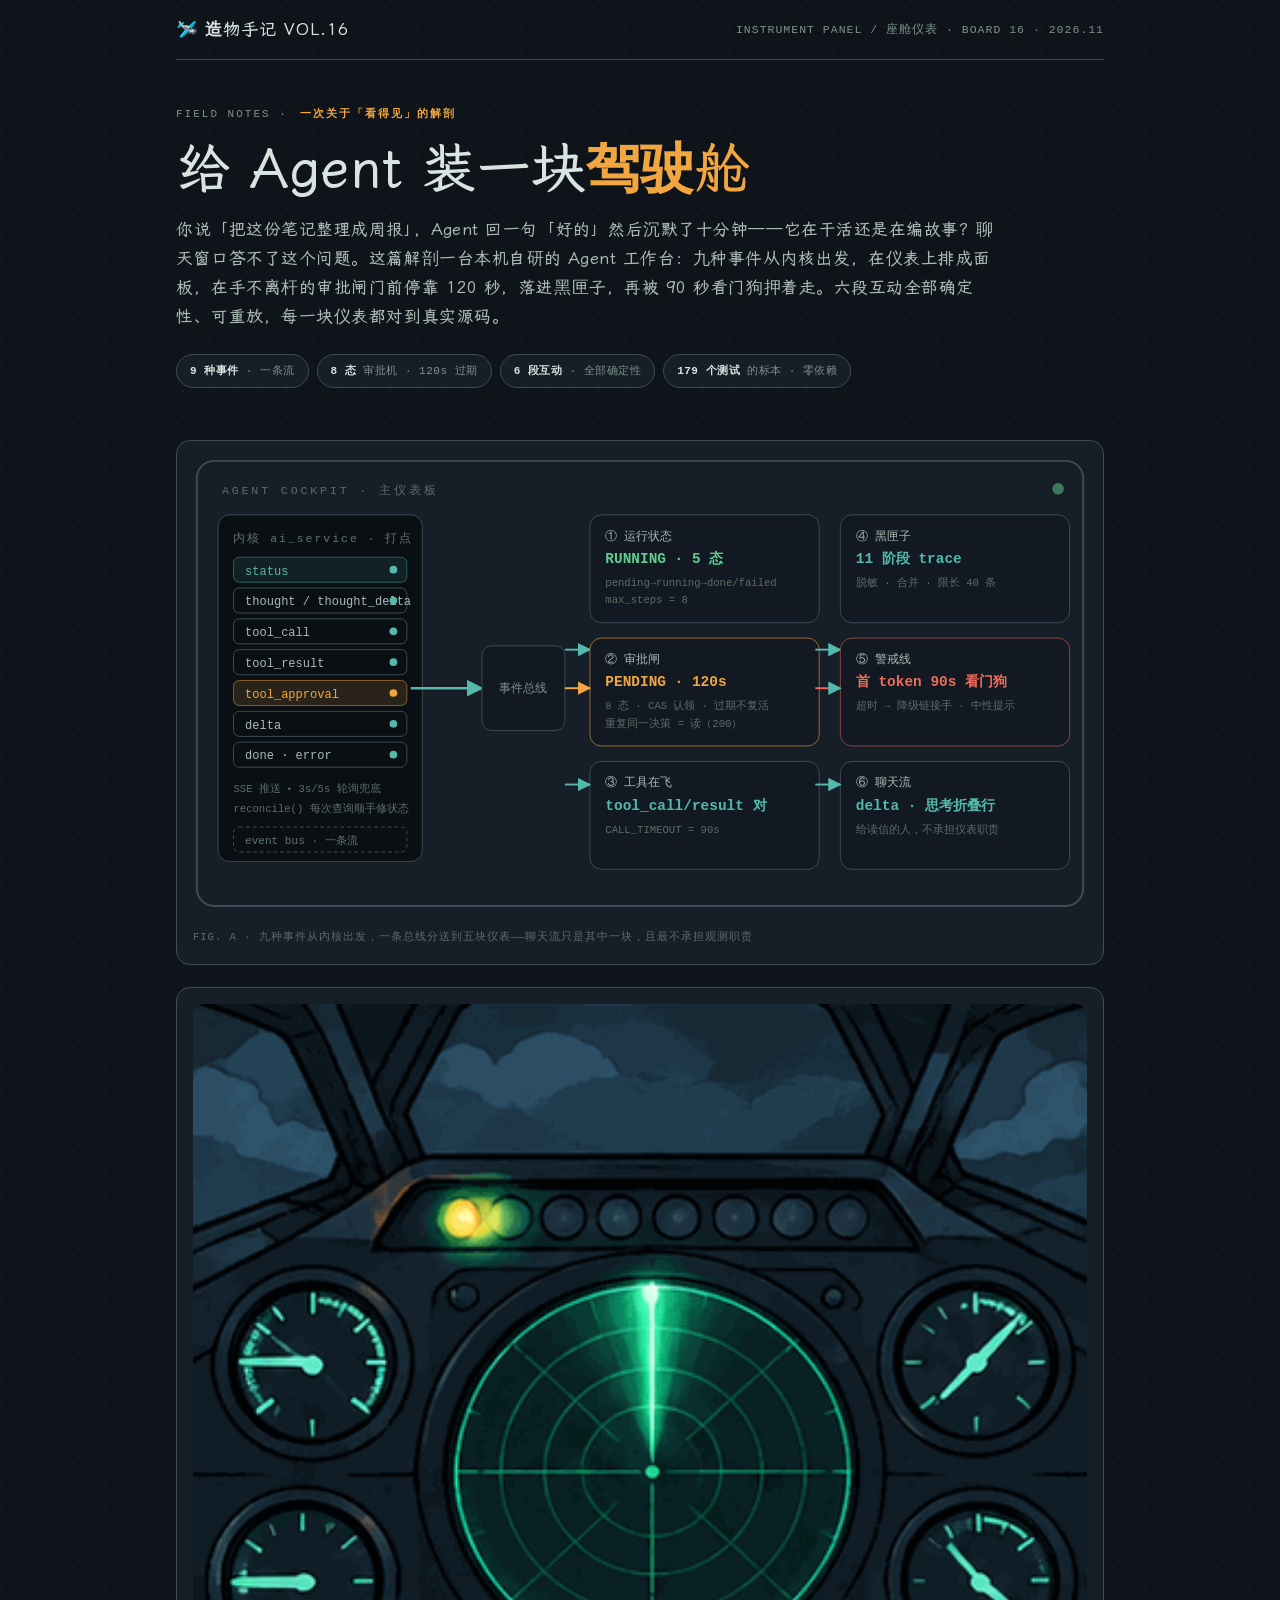
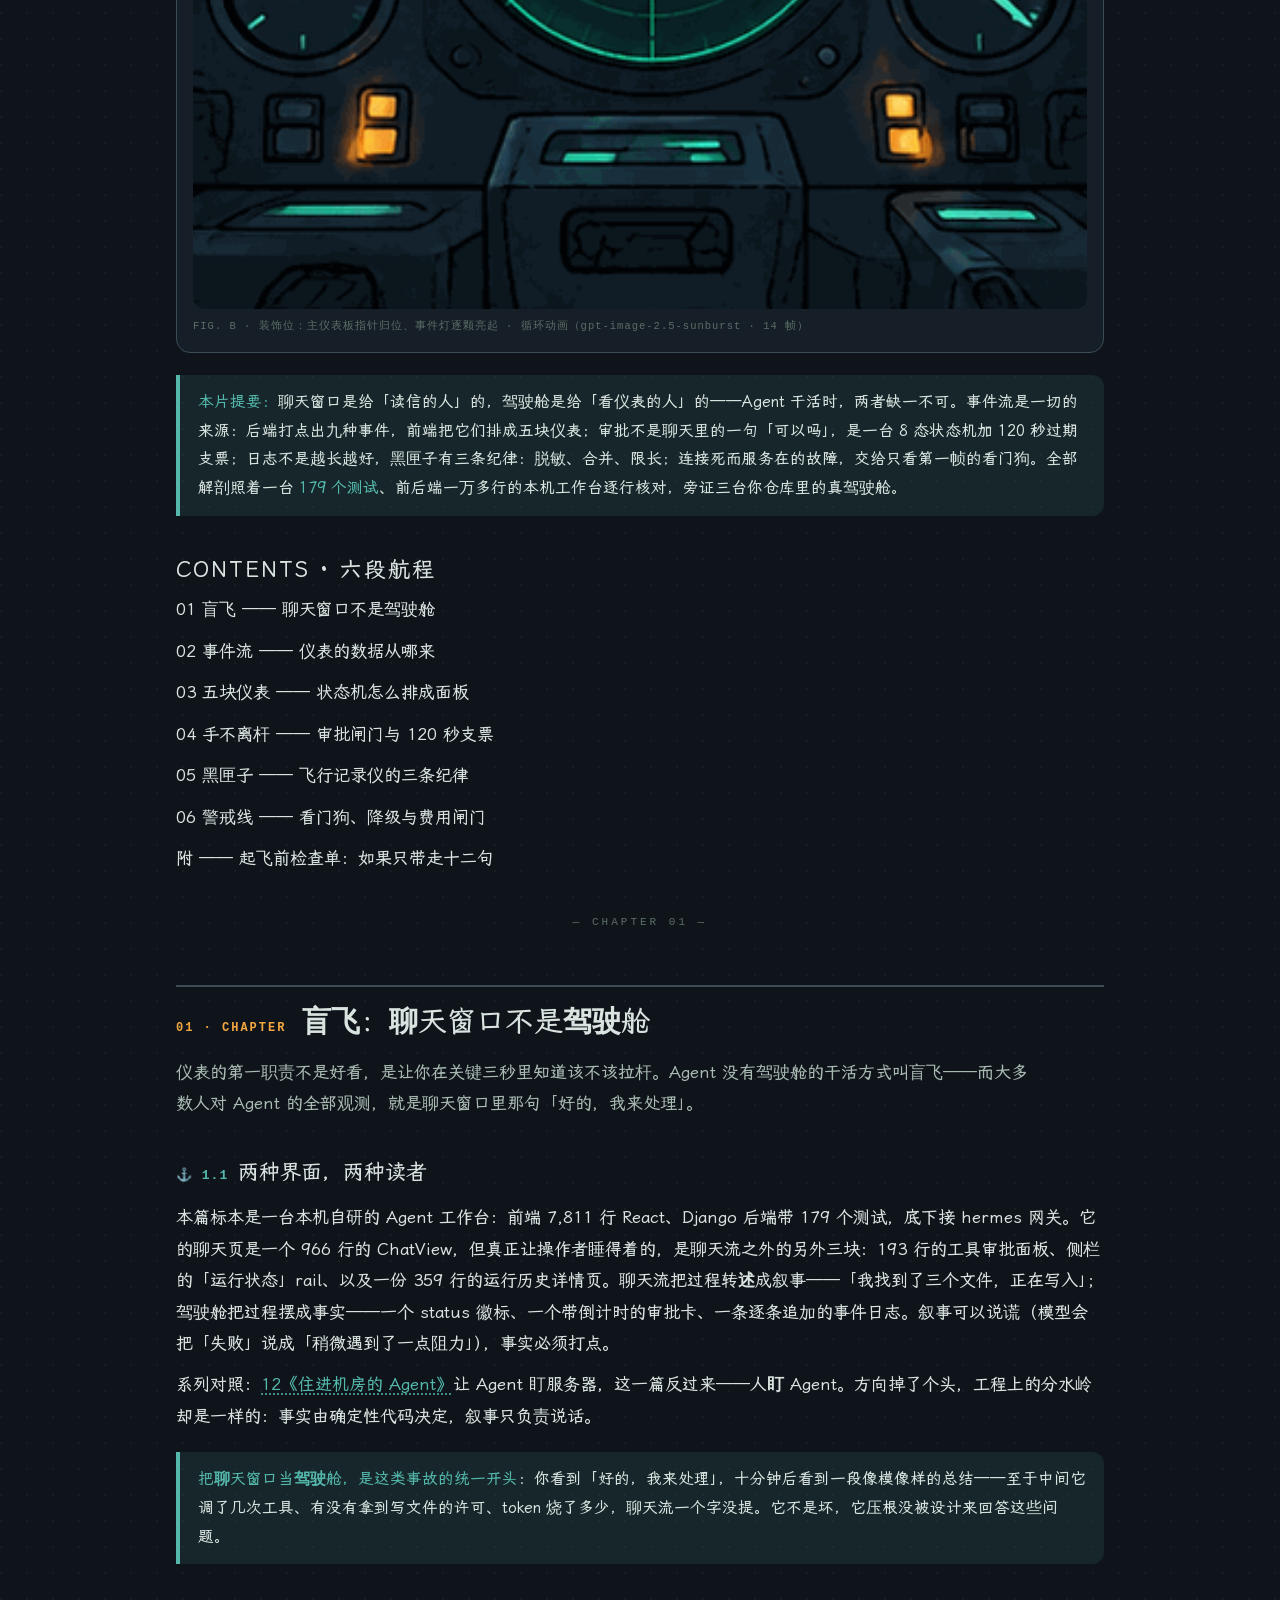
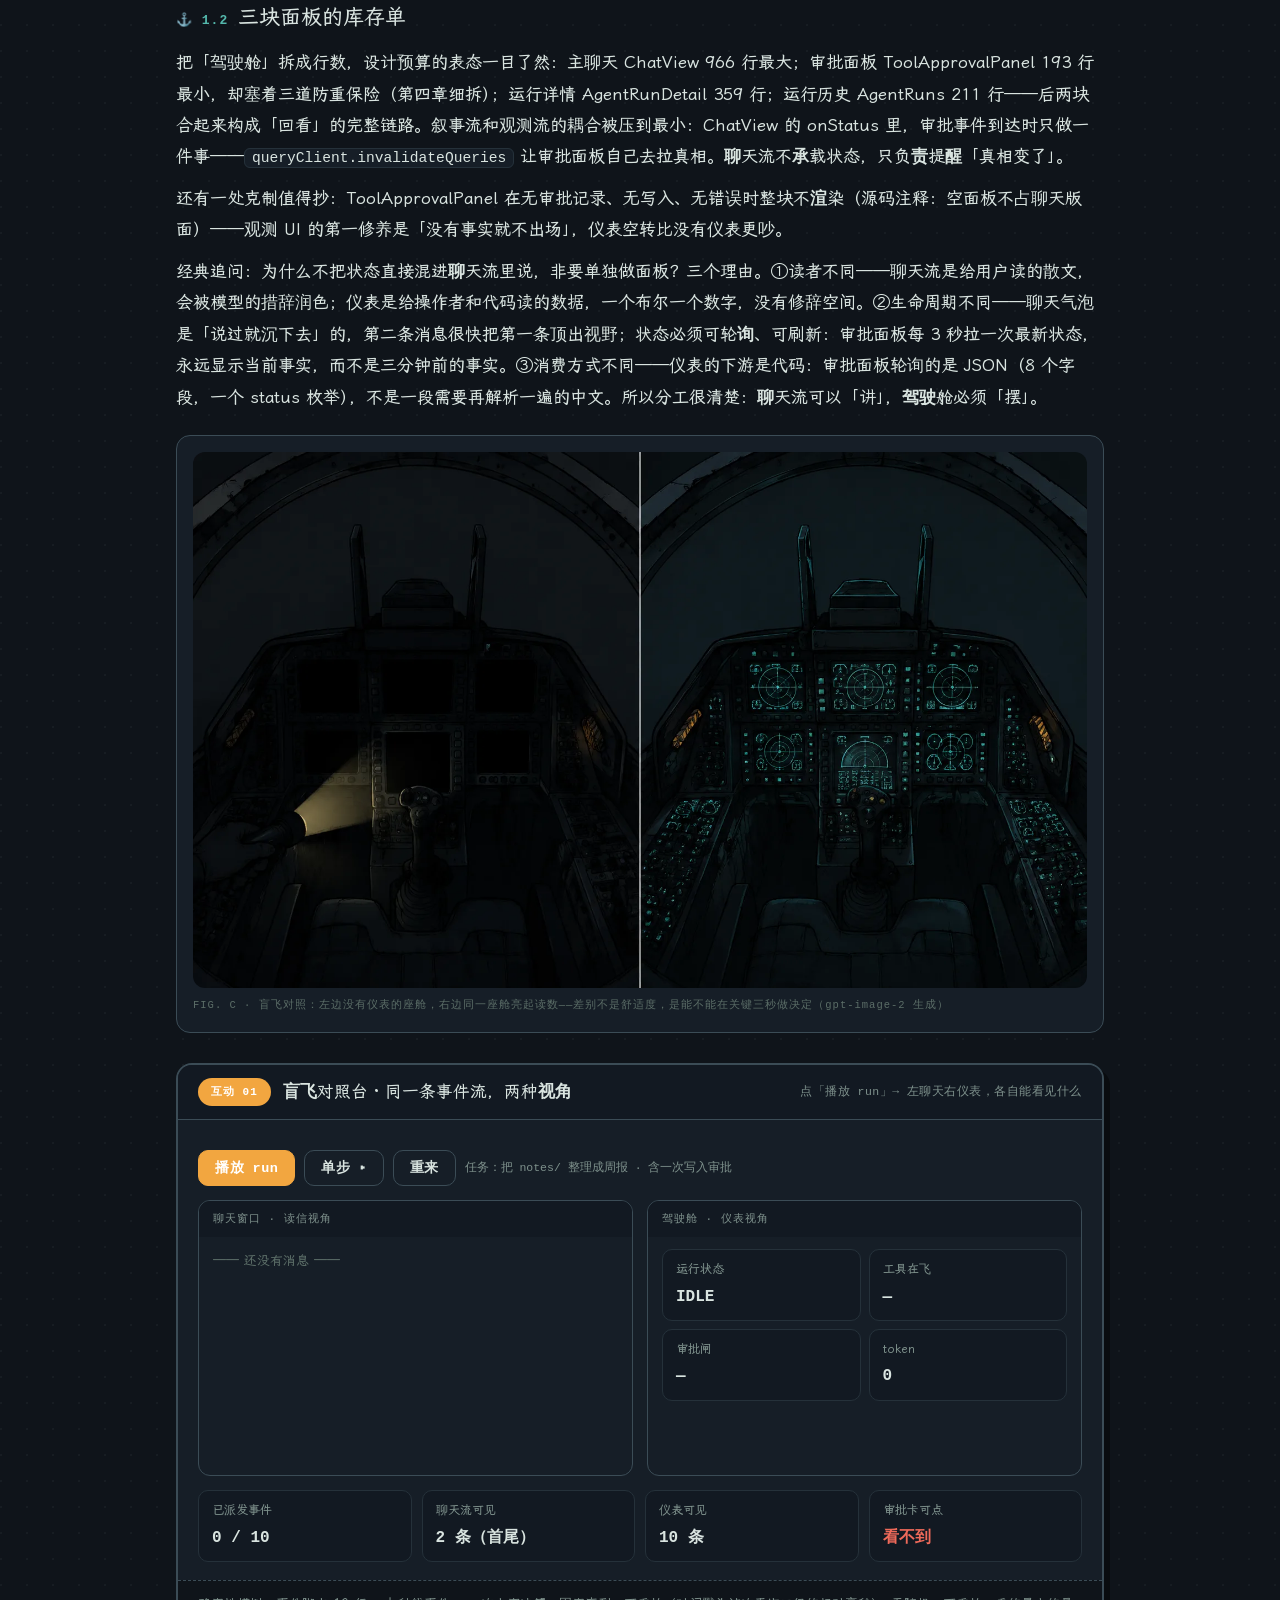
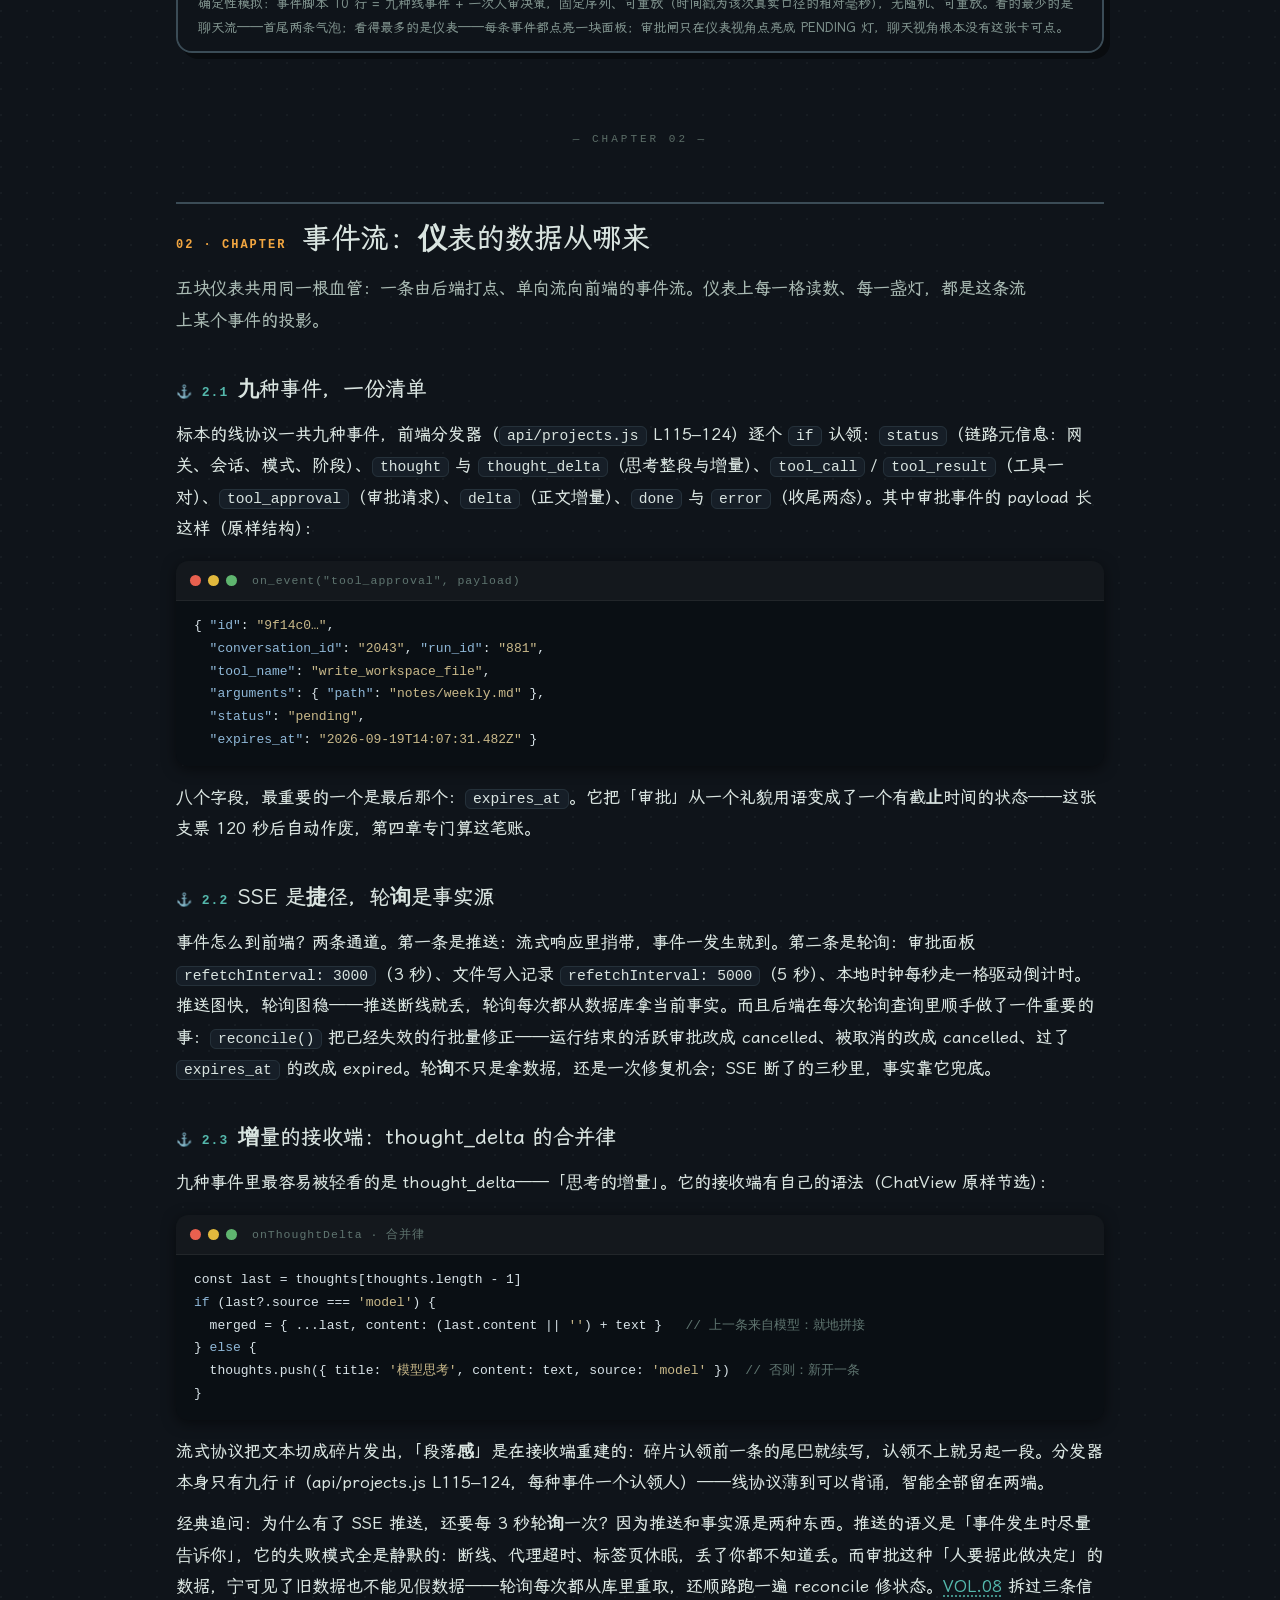
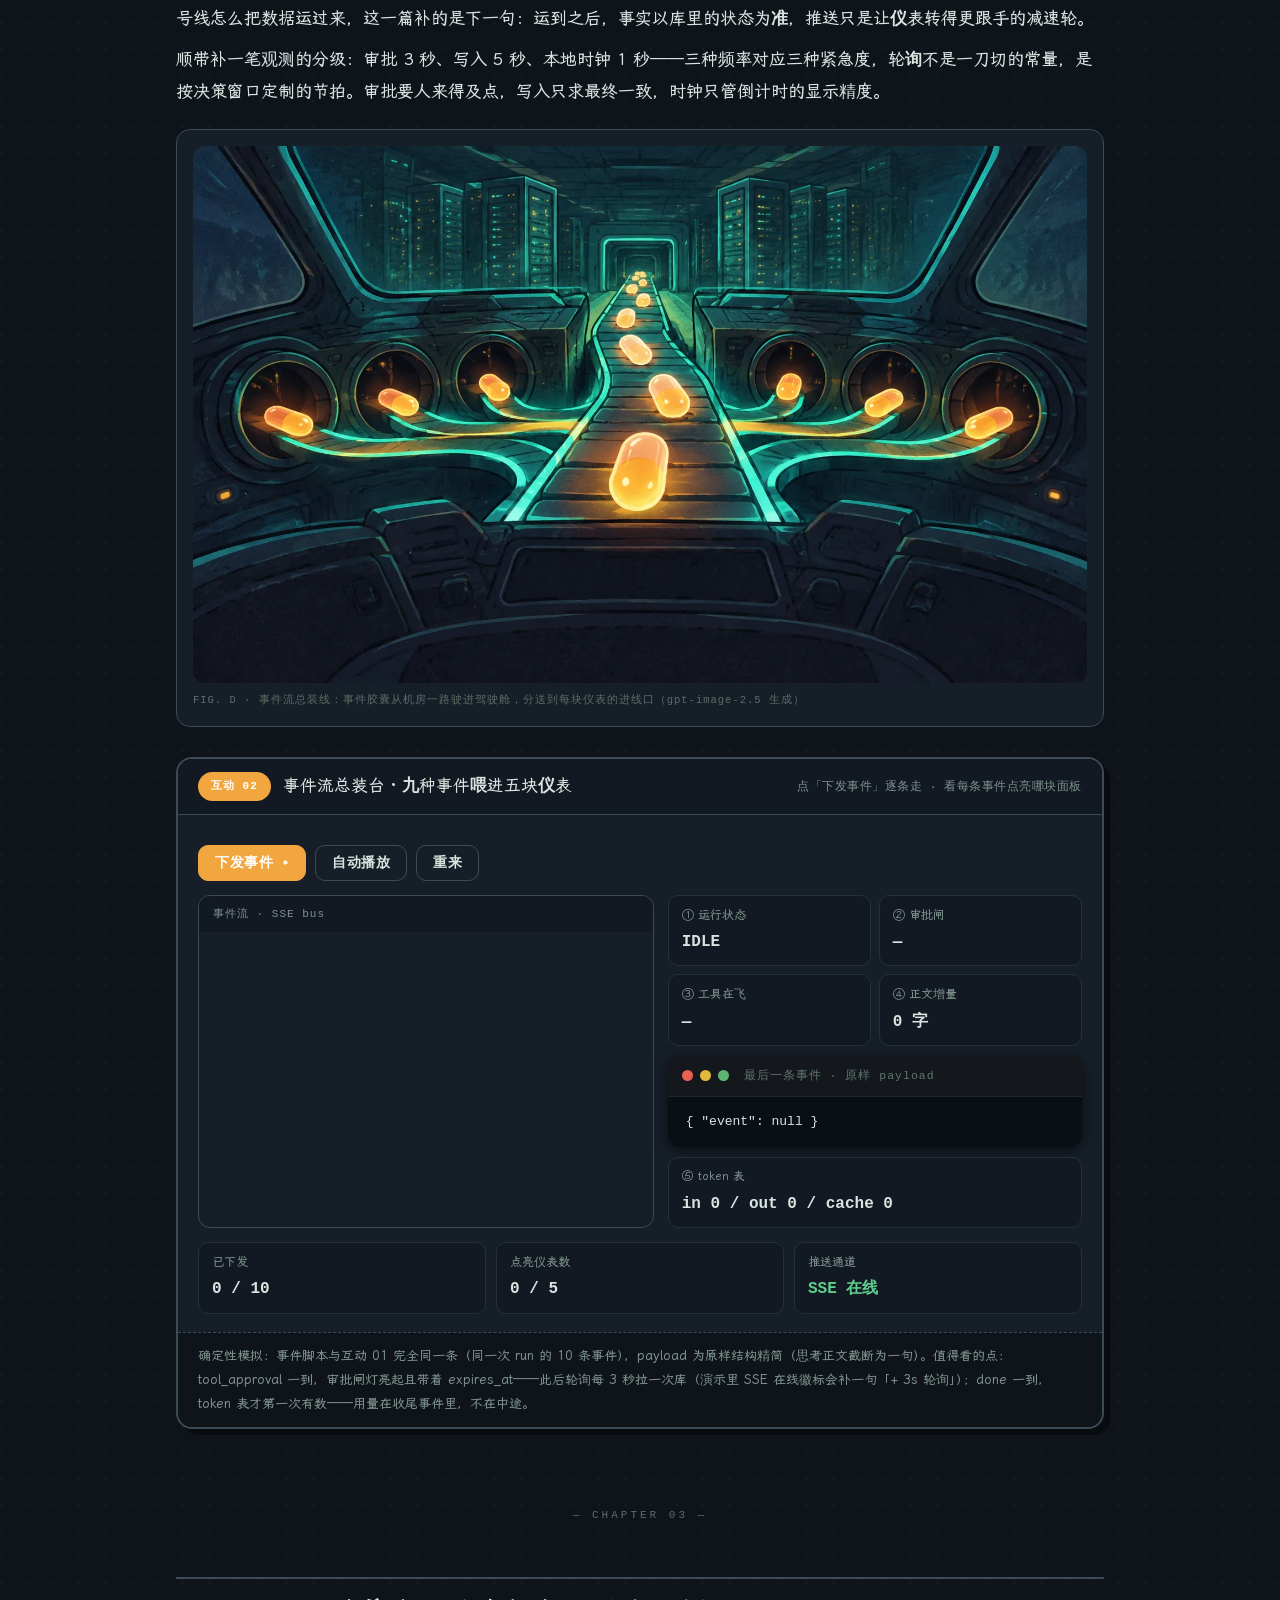
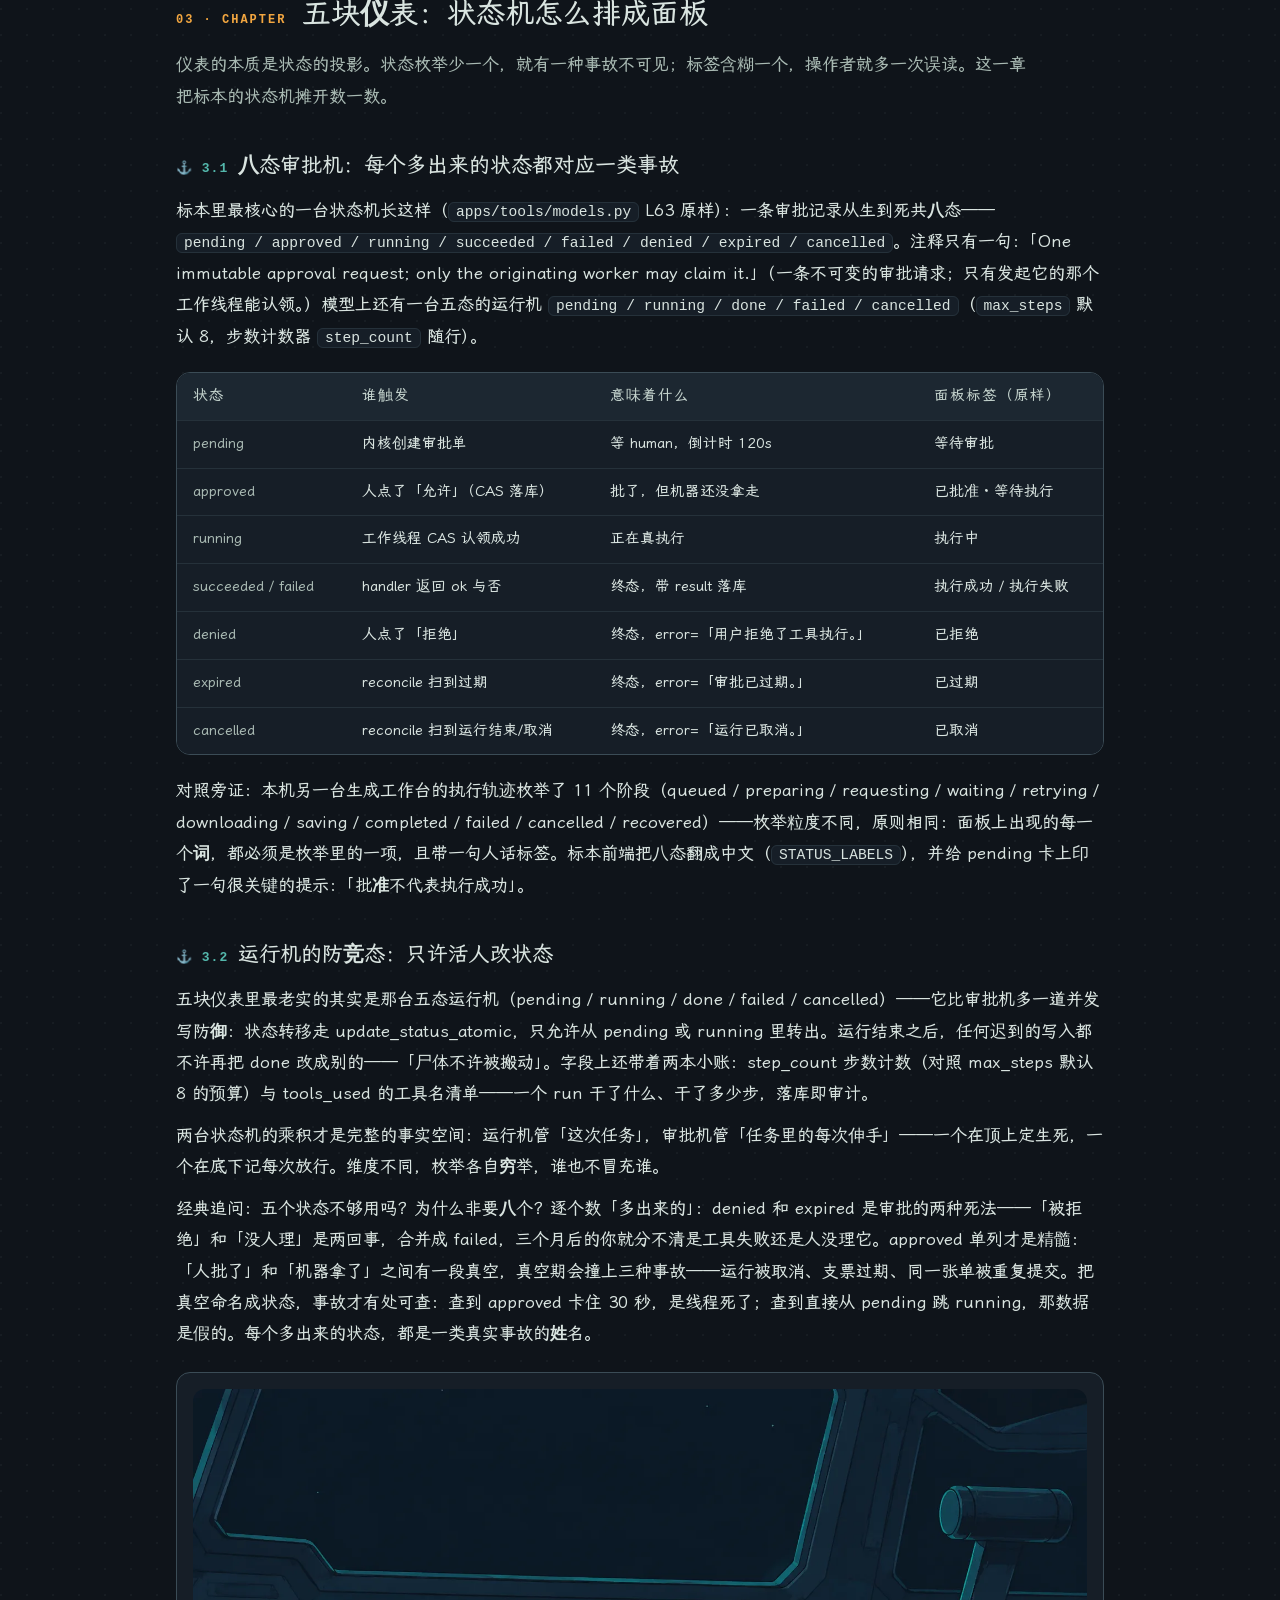
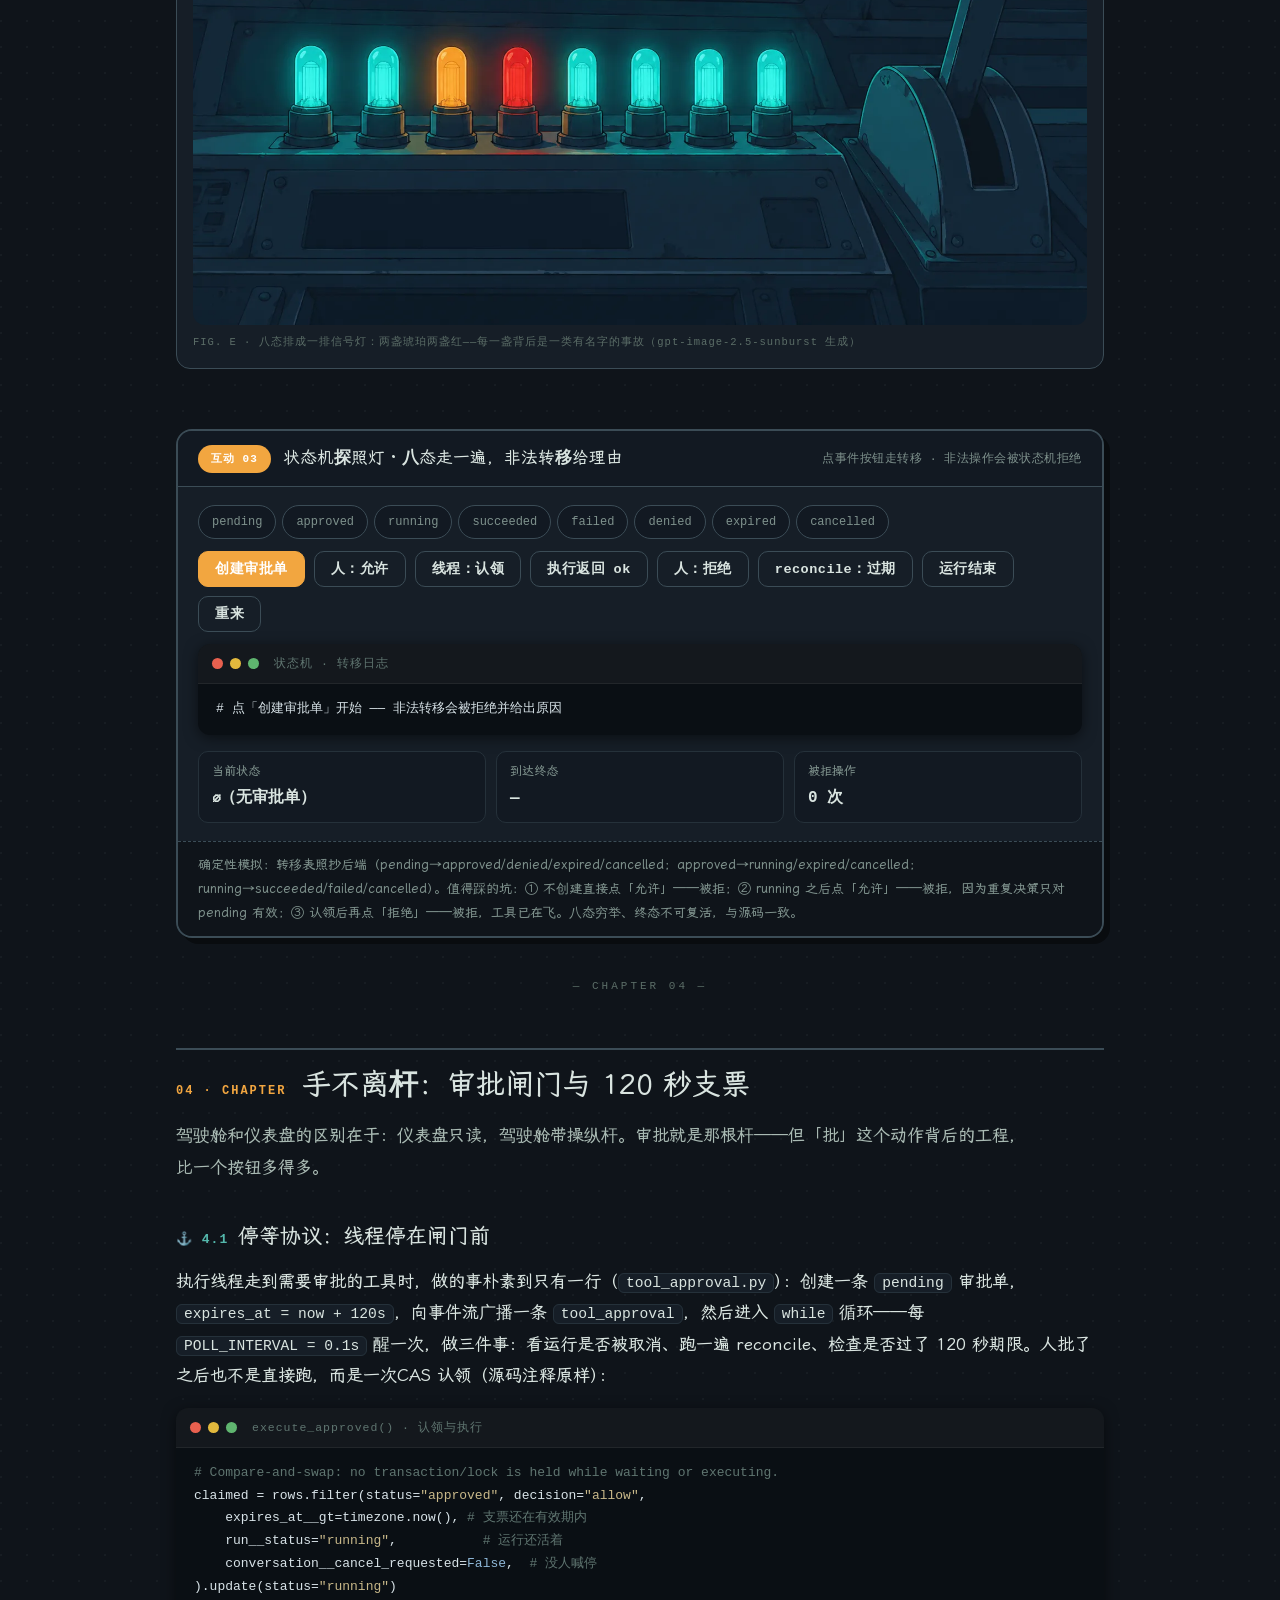
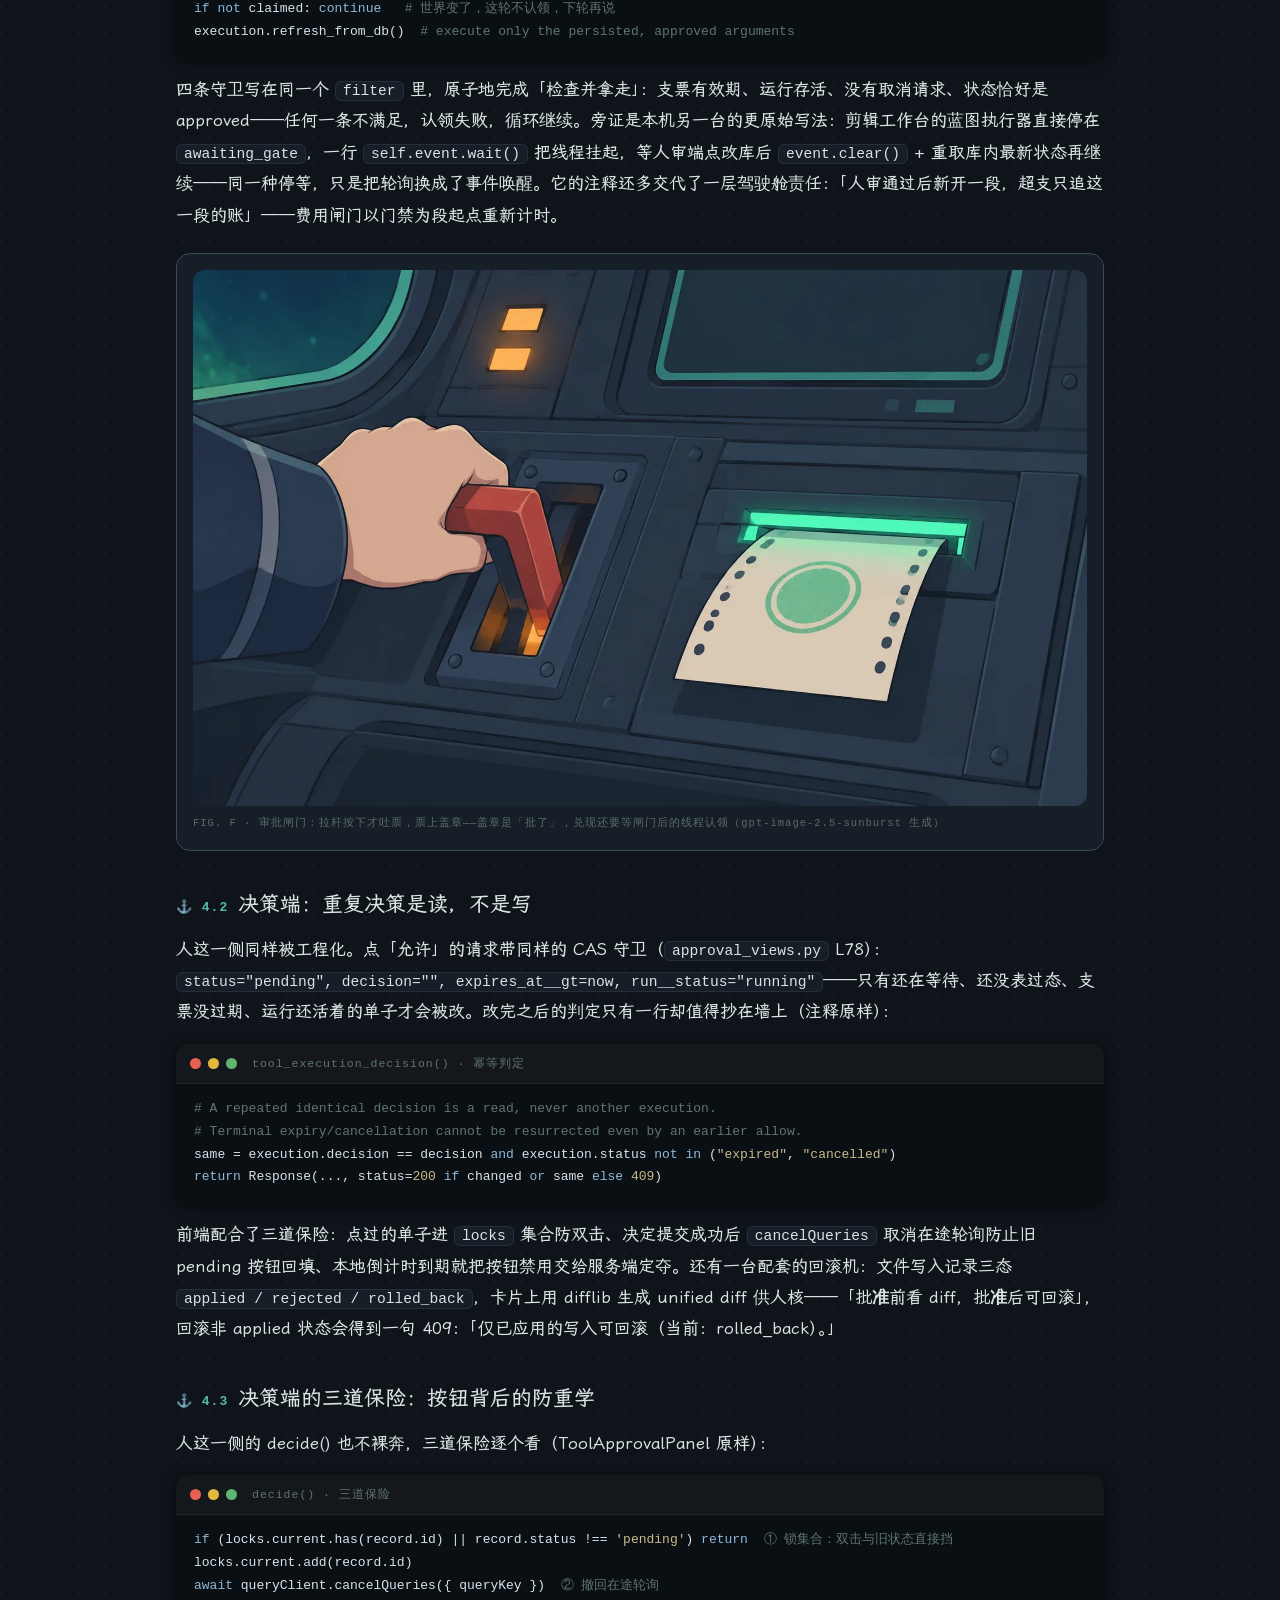
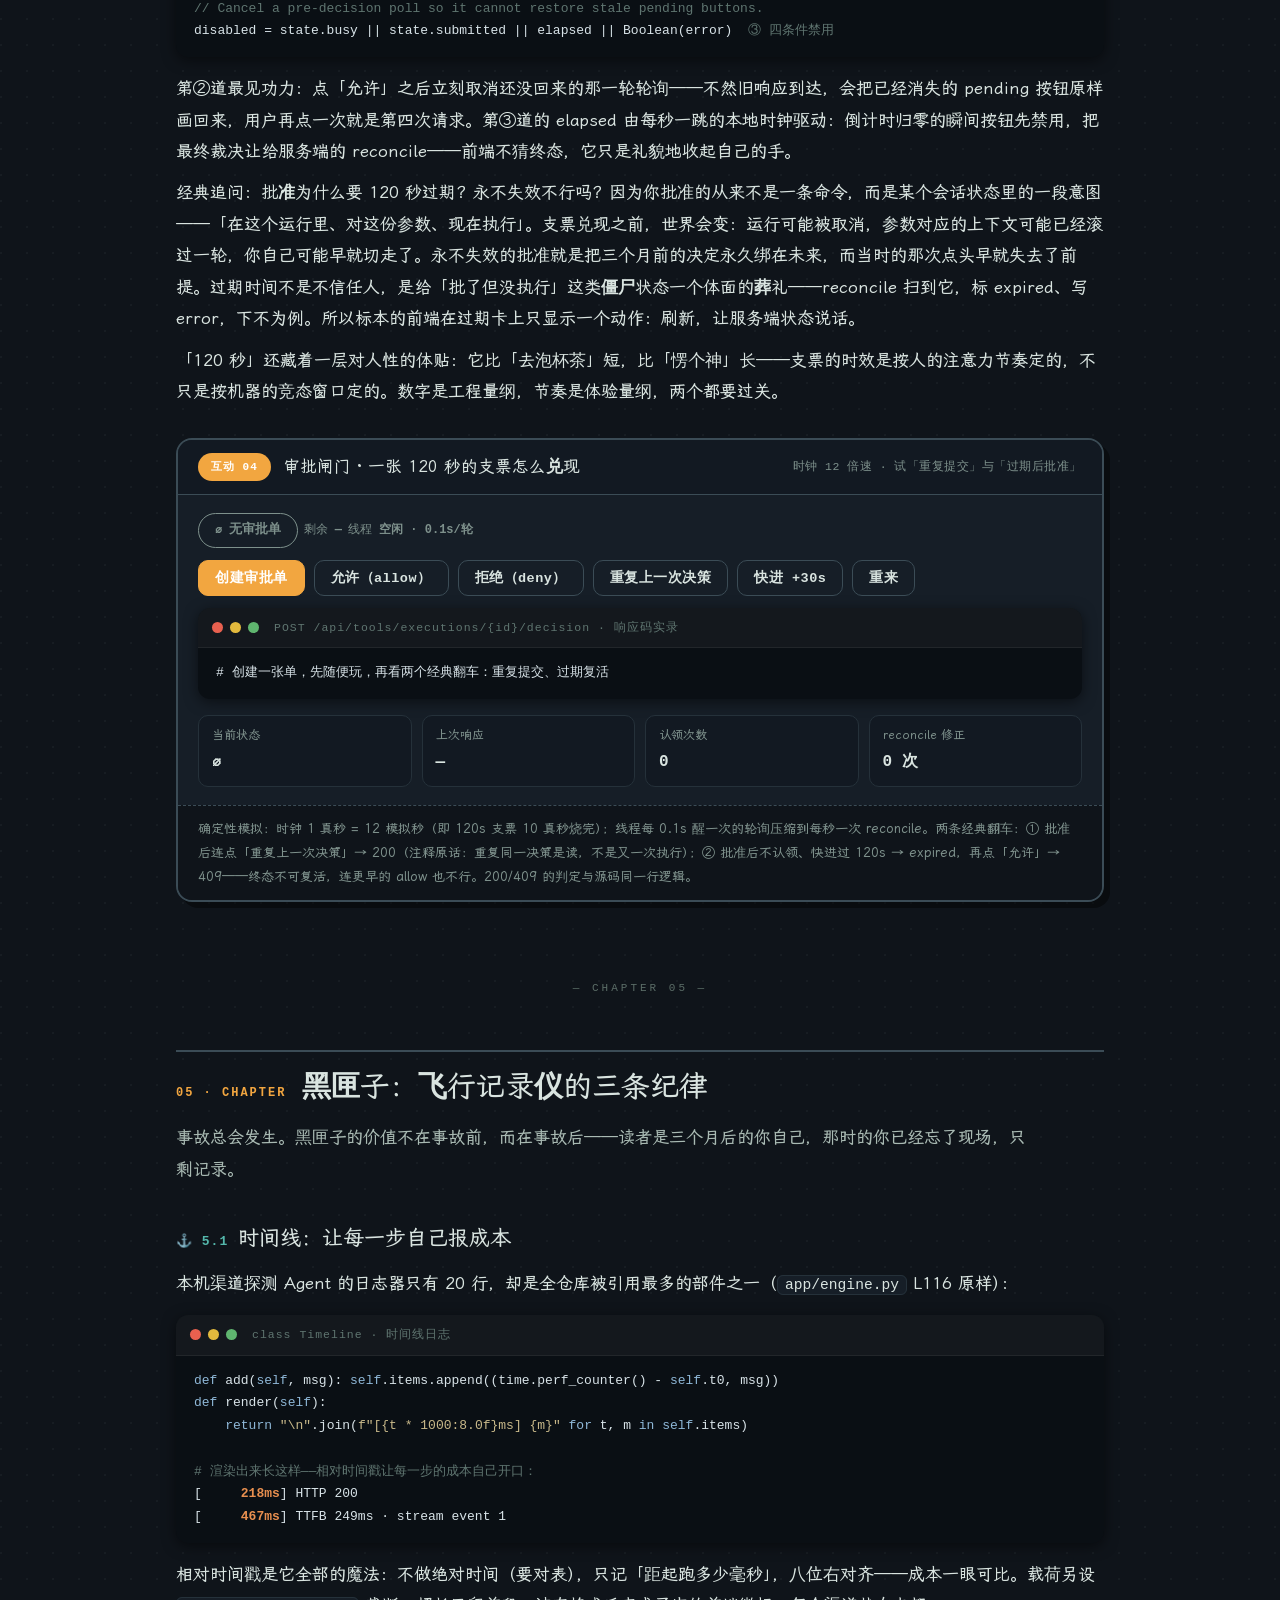
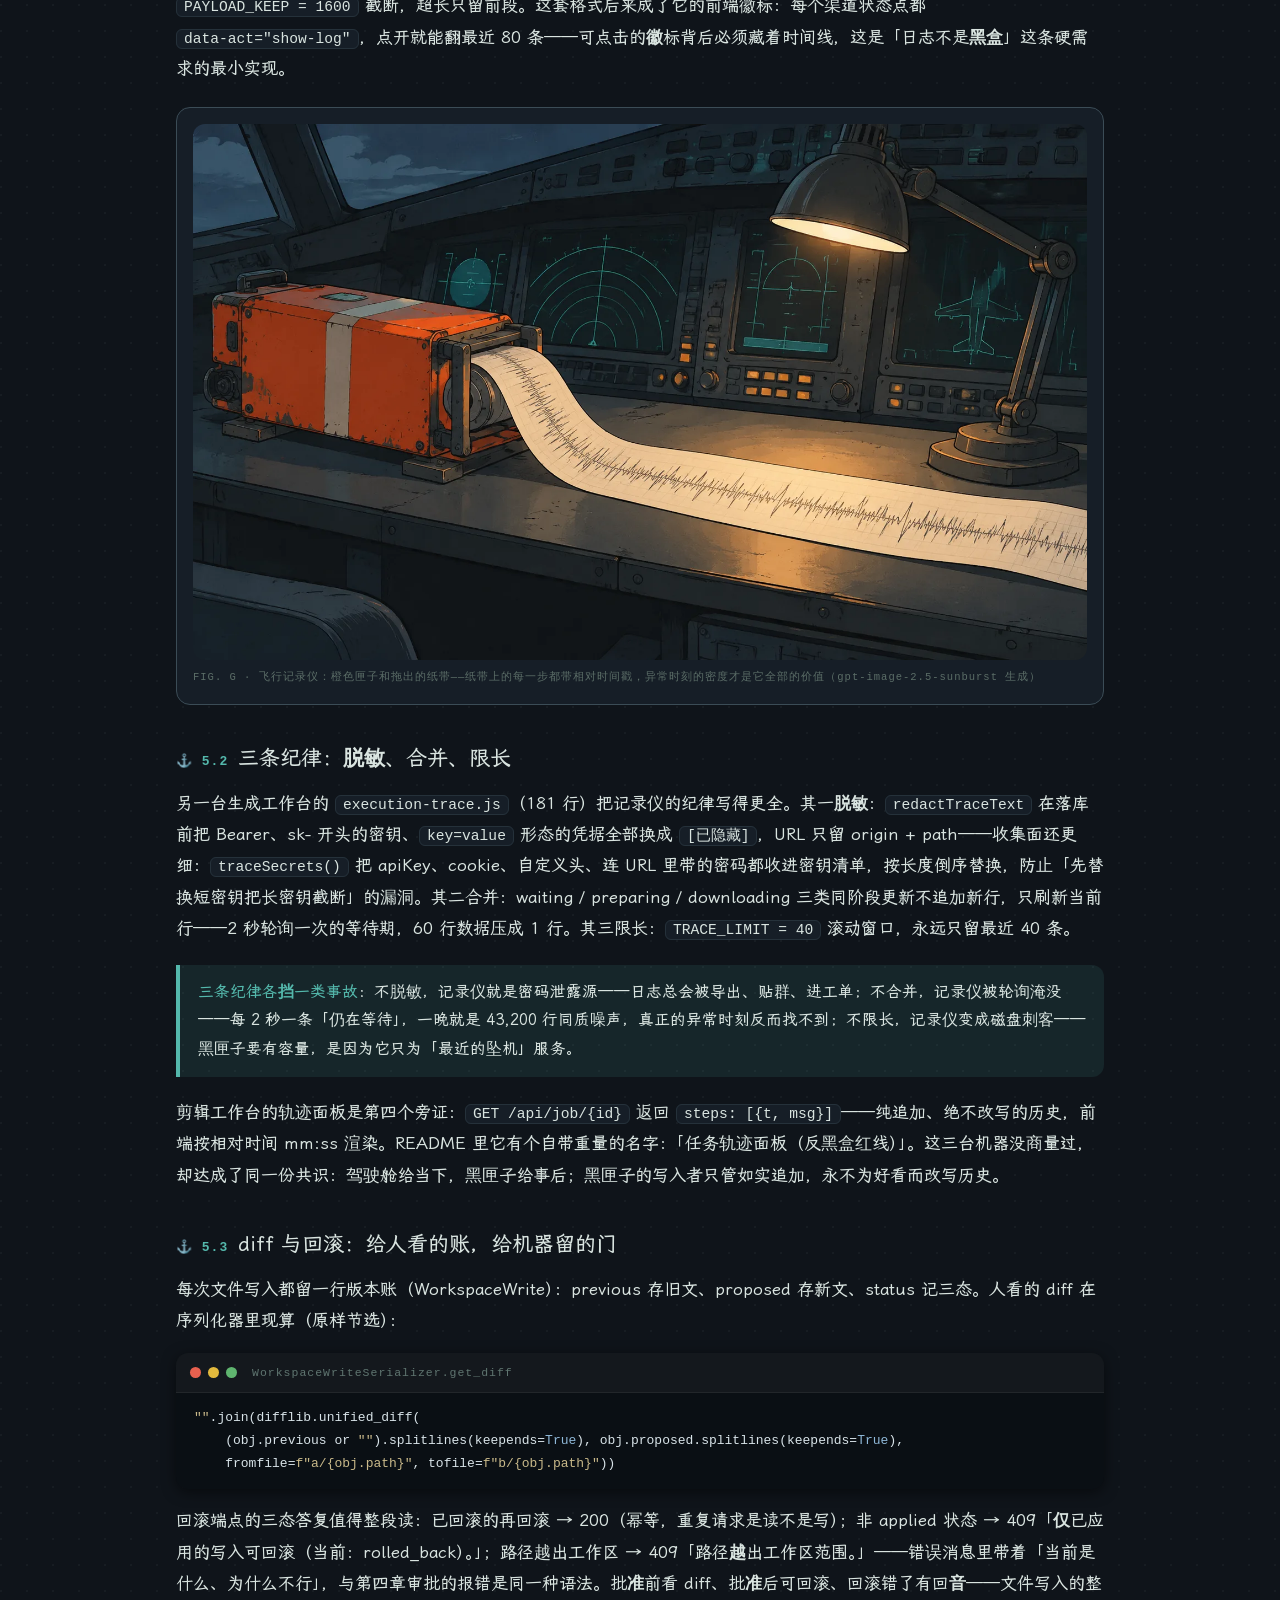
<file: index.html>
<!DOCTYPE html>
<html lang="zh-CN">
<head>
<meta charset="UTF-8">
<meta name="viewport" content="width=device-width, initial-scale=1.0">
<title>给 Agent 装一块驾驶舱 · 造物手记 VOL.16</title>
<link rel="icon" href="data:,">
<link rel="stylesheet" href="assets/style.css">
</head>
<body>
<div class="wrap">
<div class="topbar">
  <div class="brand">🛩️ 造物手记 VOL.16</div>
  <div class="edition">INSTRUMENT PANEL / 座舱仪表 · BOARD 16 · 2026.11</div>
</div>
<div class="hero">
  <div class="eyebrow">FIELD NOTES · <b>一次关于「看得见」的解剖</b></div>
  <h1>给 Agent 装一块<em>驾驶舱</em>
  <span class="sub">你说「把这份笔记整理成周报」，Agent 回一句「好的」然后沉默了十分钟——它在干活还是在编故事？聊天窗口答不了这个问题。这篇解剖一台本机自研的 Agent 工作台：九种事件从内核出发，在仪表上排成面板，在手不离杆的审批闸门前停靠 120 秒，落进黑匣子，再被 90 秒看门狗押着走。<b>六段互动全部确定性、可重放</b>，每一块仪表都对到真实源码。</span>
  </h1>
  <div class="hero-meta">
    <span class="pill"><b>9 种事件</b> · 一条流</span>
    <span class="pill"><b>8 态</b> 审批机 · 120s 过期</span>
    <span class="pill"><b>6 段互动</b> · 全部确定性</span>
    <span class="pill"><b>179 个测试</b> 的标本 · 零依赖</span>
  </div>
</div>
<div class="fig">
<svg viewBox="0 0 928 470" width="100%" role="img" aria-label="驾驶舱总览：九种事件从内核出发，经总线进入六块仪表">
  <defs>
    <marker id="ar" viewBox="0 0 10 10" refX="9" refY="5" markerWidth="7" markerHeight="7" orient="auto"><path d="M0 0L10 5L0 10z" fill="var(--steel)"/></marker>
    <marker id="arA" viewBox="0 0 10 10" refX="9" refY="5" markerWidth="7" markerHeight="7" orient="auto"><path d="M0 0L10 5L0 10z" fill="var(--orange)"/></marker>
  </defs>
  <rect x="4" y="4" width="920" height="462" rx="18" fill="var(--card)" stroke="var(--line-strong)" stroke-width="2"/>
  <text x="30" y="38" font-family="Consolas,monospace" font-size="12" letter-spacing="3" fill="var(--faint)">AGENT COCKPIT · 主仪表板</text>
  <circle cx="898" cy="33" r="6" fill="var(--green)"><animate attributeName="opacity" values="1;.25;1" dur="1.6s" repeatCount="indefinite"/></circle>
  <rect x="26" y="60" width="212" height="360" rx="12" fill="var(--night)" stroke="var(--line-strong)"/>
  <text x="42" y="88" font-family="Consolas,monospace" font-size="12" fill="var(--night-dim)" letter-spacing="2">内核 ai_service · 打点</text>
  <g font-family="Consolas,monospace" font-size="12.5" fill="var(--ink-soft)">
    <g><rect x="42" y="104" width="180" height="26" rx="6" fill="var(--steel-soft)" stroke="var(--steel)" stroke-opacity=".45"/><text x="54" y="122" fill="var(--steel)">status</text><circle cx="208" cy="117" r="4" fill="var(--steel)"/></g>
    <g><rect x="42" y="136" width="180" height="26" rx="6" fill="none" stroke="var(--line-strong)"/><text x="54" y="154">thought / thought_delta</text><circle cx="208" cy="149" r="4" fill="var(--steel)"/></g>
    <g><rect x="42" y="168" width="180" height="26" rx="6" fill="none" stroke="var(--line-strong)"/><text x="54" y="186">tool_call</text><circle cx="208" cy="181" r="4" fill="var(--steel)"/></g>
    <g><rect x="42" y="200" width="180" height="26" rx="6" fill="none" stroke="var(--line-strong)"/><text x="54" y="218">tool_result</text><circle cx="208" cy="213" r="4" fill="var(--steel)"/></g>
    <g><rect x="42" y="232" width="180" height="26" rx="6" fill="var(--orange-soft)" stroke="var(--orange)" stroke-opacity=".5"/><text x="54" y="250" fill="var(--orange)">tool_approval</text><circle cx="208" cy="245" r="4" fill="var(--orange)"/></g>
    <g><rect x="42" y="264" width="180" height="26" rx="6" fill="none" stroke="var(--line-strong)"/><text x="54" y="282">delta</text><circle cx="208" cy="277" r="4" fill="var(--steel)"/></g>
    <g><rect x="42" y="296" width="180" height="26" rx="6" fill="none" stroke="var(--line-strong)"/><text x="54" y="314">done · error</text><circle cx="208" cy="309" r="4" fill="var(--steel)"/></g>
  </g>
  <text x="42" y="348" font-family="Consolas,monospace" font-size="11" fill="var(--faint)">SSE 推送 ▸ 3s/5s 轮询兜底</text>
  <text x="42" y="368" font-family="Consolas,monospace" font-size="11" fill="var(--faint)">reconcile() 每次查询顺手修状态</text>
  <rect x="42" y="384" width="180" height="26" rx="6" fill="none" stroke="var(--line-strong)" stroke-dasharray="4 3"/>
  <text x="54" y="402" font-family="Consolas,monospace" font-size="11.5" fill="var(--night-dim)">event bus · 一条流</text>
  <path d="M226 240 H300" stroke="var(--steel)" stroke-width="2.5" marker-end="url(#ar)"/>
  <rect x="300" y="196" width="86" height="88" rx="10" fill="var(--paper-deep)" stroke="var(--line-strong)"/>
  <text x="318" y="244" font-family="Consolas,monospace" font-size="12" fill="var(--muted)">事件总线</text>
  <g font-family="Consolas,monospace" font-size="12">
    <g><rect x="412" y="60" width="238" height="112" rx="12" fill="var(--paper-deep)" stroke="var(--line-strong)"/><text x="428" y="86" fill="var(--ink-soft)">① 运行状态</text><text x="428" y="110" fill="var(--green)" font-size="15" font-weight="700">RUNNING · 5 态</text><text x="428" y="134" fill="var(--faint)" font-size="11">pending→running→done/failed</text><text x="428" y="152" fill="var(--faint)" font-size="11">max_steps = 8</text><path d="M386 200 H412" stroke="var(--steel)" stroke-width="2" marker-end="url(#ar)"/></g>
    <g><rect x="412" y="188" width="238" height="112" rx="12" fill="var(--paper-deep)" stroke="var(--orange)" stroke-opacity=".6"/><text x="428" y="214" fill="var(--ink-soft)">② 审批闸</text><text x="428" y="238" fill="var(--orange)" font-size="15" font-weight="700">PENDING · 120s</text><text x="428" y="262" fill="var(--faint)" font-size="11">8 态 · CAS 认领 · 过期不复活</text><text x="428" y="280" fill="var(--faint)" font-size="11">重复同一决策 = 读（200）</text><path d="M386 240 H412" stroke="var(--orange)" stroke-width="2" marker-end="url(#arA)"/></g>
    <g><rect x="412" y="316" width="238" height="112" rx="12" fill="var(--paper-deep)" stroke="var(--line-strong)"/><text x="428" y="342" fill="var(--ink-soft)">③ 工具在飞</text><text x="428" y="366" fill="var(--steel)" font-size="15" font-weight="700">tool_call/result 对</text><text x="428" y="390" fill="var(--faint)" font-size="11">CALL_TIMEOUT = 90s</text><path d="M386 340 H412" stroke="var(--steel)" stroke-width="2" marker-end="url(#ar)"/></g>
    <g><rect x="672" y="60" width="238" height="112" rx="12" fill="var(--paper-deep)" stroke="var(--line-strong)"/><text x="688" y="86" fill="var(--ink-soft)">④ 黑匣子</text><text x="688" y="110" fill="var(--steel)" font-size="15" font-weight="700">11 阶段 trace</text><text x="688" y="134" fill="var(--faint)" font-size="11">脱敏 · 合并 · 限长 40 条</text><path d="M646 200 H672" stroke="var(--steel)" stroke-width="2" marker-end="url(#ar)"/></g>
    <g><rect x="672" y="188" width="238" height="112" rx="12" fill="var(--paper-deep)" stroke="var(--red)" stroke-opacity=".55"/><text x="688" y="214" fill="var(--ink-soft)">⑤ 警戒线</text><text x="688" y="238" fill="var(--red)" font-size="15" font-weight="700">首 token 90s 看门狗</text><text x="688" y="262" fill="var(--faint)" font-size="11">超时 → 降级链接手 · 中性提示</text><path d="M646 240 H672" stroke="var(--red)" stroke-width="2" marker-end="url(#ar)"/></g>
    <g><rect x="672" y="316" width="238" height="112" rx="12" fill="var(--paper-deep)" stroke="var(--line-strong)"/><text x="688" y="342" fill="var(--ink-soft)">⑥ 聊天流</text><text x="688" y="366" fill="var(--steel)" font-size="15" font-weight="700">delta · 思考折叠行</text><text x="688" y="390" fill="var(--faint)" font-size="11">给读信的人，不承担仪表职责</text><path d="M646 340 H672" stroke="var(--steel)" stroke-width="2" marker-end="url(#ar)"/></g>
  </g>
</svg>
<div class="fig-cap">FIG. A · 九种事件从内核出发，一条总线分送到五块仪表——聊天流只是其中一块，且最不承担观测职责</div>
</div>
<div class="fig">
<img src="assets/hero-loop.gif" alt="驾驶舱仪表循环动画：指针摆动、事件灯逐颗点亮" loading="lazy" style="width:100%;border-radius:12px;display:block">
<div class="fig-cap">FIG. B · 装饰位：主仪表板指针归位、事件灯逐颗亮起 · 循环动画（gpt-image-2.5-sunburst · 14 帧）</div>
</div>
<div class="note"><b>本片提要：</b>聊天窗口是给「读信的人」的，驾驶舱是给「看仪表的人」的——Agent 干活时，两者缺一不可。事件流是一切的来源：后端打点出九种事件，前端把它们排成五块仪表；审批不是聊天里的一句「可以吗」，是一台 8 态状态机加 120 秒过期支票；日志不是越长越好，黑匣子有三条纪律：脱敏、合并、限长；连接死而服务在的故障，交给只看第一帧的看门狗。全部解剖照着一台 <b>179 个测试</b>、前后端一万多行的本机工作台逐行核对，旁证三台你仓库里的真驾驶舱。</div>
<h2 style="font-size:22px;letter-spacing:2px;margin:40px 0 4px">CONTENTS · 六段航程</h2>
<div class="pack" style="display:block">
  <p>01 盲飞 —— 聊天窗口不是驾驶舱</p>
  <p>02 事件流 —— 仪表的数据从哪来</p>
  <p>03 五块仪表 —— 状态机怎么排成面板</p>
  <p>04 手不离杆 —— 审批闸门与 120 秒支票</p>
  <p>05 黑匣子 —— 飞行记录仪的三条纪律</p>
  <p>06 警戒线 —— 看门狗、降级与费用闸门</p>
  <p>附 —— 起飞前检查单：如果只带走十二句</p>
</div>
<div class="meridian">— CHAPTER 01 —</div>
<div class="chapter" id="ch1">
<div class="ch-head"><span class="ch-no">01 · CHAPTER</span><h2>盲飞：聊天窗口不是驾驶舱</h2></div>
<p class="ch-lead">仪表的第一职责不是好看，是让你在关键三秒里知道该不该拉杆。Agent 没有驾驶舱的干活方式叫盲飞——而大多数人对 Agent 的全部观测，就是聊天窗口里那句「好的，我来处理」。</p>
<h3><span class="h3n">⚓ 1.1</span>两种界面，两种读者</h3>
<p>本篇标本是一台本机自研的 Agent 工作台：前端 <b>7,811 行</b> React、Django 后端带 <b>179 个测试</b>，底下接 hermes 网关。它的聊天页是一个 966 行的 ChatView，但真正让操作者睡得着的，是聊天流之外的另外三块：193 行的<strong>工具审批面板</strong>、侧栏的<strong>「运行状态」rail</strong>、以及一份 359 行的<strong>运行历史详情页</strong>。聊天流把过程<strong>转述</strong>成叙事——「我找到了三个文件，正在写入」；驾驶舱把过程<strong>摆</strong>成事实——一个 status 徽标、一个带倒计时的审批卡、一条逐条追加的事件日志。叙事可以说谎（模型会把「失败」说成「稍微遇到了一点阻力」），事实必须打点。</p>
<p>系列对照：<a href="https://starrysea1412.github.io/agent-patrol/" target="_blank" rel="noopener" style="text-decoration:underline dotted; text-underline-offset:3px">12《住进机房的 Agent》</a>让 Agent 盯服务器，这一篇反过来——<b>人盯 Agent</b>。方向掉了个头，工程上的分水岭却是一样的：事实由确定性代码决定，叙事只负责说话。</p>
<div class="note"><b>把聊天窗口当驾驶舱，是这类事故的统一开头</b>：你看到「好的，我来处理」，十分钟后看到一段像模像样的总结——至于中间它调了几次工具、有没有拿到写文件的许可、token 烧了多少，聊天流一个字没提。它不是坏，它压根没被设计来回答这些问题。</div>
<h3><span class="h3n">⚓ 1.2</span>三块面板的库存单</h3>
<p>把「驾驶舱」拆成行数，设计预算的表态一目了然：主聊天 ChatView <b>966 行</b>最大；审批面板 ToolApprovalPanel <b>193 行</b>最小，却塞着三道防重保险（第四章细拆）；运行详情 AgentRunDetail <b>359 行</b>；运行历史 AgentRuns <b>211 行</b>——后两块合起来构成「回看」的完整链路。叙事流和观测流的耦合被压到最小：ChatView 的 onStatus 里，审批事件到达时只做一件事——<code>queryClient.invalidateQueries</code> 让审批面板自己去拉真相。<b>聊天流不承载状态，只负责提醒「真相变了」</b>。</p>
<p>还有一处克制值得抄：ToolApprovalPanel 在无审批记录、无写入、无错误时<b>整块不渲染</b>（源码注释：空面板不占聊天版面）——观测 UI 的第一修养是「没有事实就不出场」，仪表空转比没有仪表更吵。</p>

<p><b>经典追问：为什么不把状态直接混进聊天流里说，非要单独做面板？</b>三个理由。①<strong>读者不同</strong>——聊天流是给用户读的散文，会被模型的措辞润色；仪表是给操作者和代码读的数据，一个布尔一个数字，没有修辞空间。②<strong>生命周期不同</strong>——聊天气泡是「说过就沉下去」的，第二条消息很快把第一条顶出视野；状态必须<strong>可轮询、可刷新</strong>：审批面板每 3 秒拉一次最新状态，永远显示当前事实，而不是三分钟前的事实。③<strong>消费方式不同</strong>——仪表的下游是代码：审批面板轮询的是 JSON（8 个字段，一个 status 枚举），不是一段需要再解析一遍的中文。所以分工很清楚：<b>聊天流可以「讲」，驾驶舱必须「摆」</b>。</p>
<div class="fig"><img src="assets/ch1-blind.webp" alt="盲飞与亮起仪表的座舱对比" loading="lazy" style="width:100%;border-radius:12px;display:block">
<div class="fig-cap">FIG. C · 盲飞对照：左边没有仪表的座舱，右边同一座舱亮起读数——差别不是舒适度，是能不能在关键三秒做决定（gpt-image-2 生成）</div>
</div>
<div class="demo" id="d1">
  <div class="demo-head">
    <span class="demo-tag">互动 01</span>
    <span class="demo-title">盲飞对照台 · 同一条事件流，两种视角</span>
    <span class="demo-hint">点「播放 run」→ 左聊天右仪表，各自能看见什么</span>
  </div>
  <div class="demo-body">
    <div class="btn-row">
      <button class="btn primary" id="d1-play" onclick="d1.play()">播放 run</button>
      <button class="btn" id="d1-step" onclick="d1.step()">单步 ▸</button>
      <button class="btn ghost" onclick="d1.reset()">重来</button>
      <span class="mono-note" style="font-family:var(--mono);font-size:11.5px;color:var(--muted)">任务：把 notes/ 整理成周报 · 含一次写入审批</span>
    </div>
    <div style="display:grid;grid-template-columns:1fr 1fr;gap:14px;margin-top:14px" id="d1-grid">
      <div style="border:1.5px solid var(--line-strong);border-radius:12px;overflow:hidden">
        <div style="padding:8px 14px;background:var(--paper-deep);font-family:var(--mono);font-size:11px;letter-spacing:1px;color:var(--muted)">聊天窗口 · 读信视角</div>
        <div id="d1-chat" style="padding:12px 14px;min-height:238px;display:flex;flex-direction:column;gap:9px;font-size:14px">
          <div style="color:var(--faint);font-size:13px">—— 还没有消息 ——</div>
        </div>
      </div>
      <div style="border:1.5px solid var(--line-strong);border-radius:12px;overflow:hidden">
        <div style="padding:8px 14px;background:var(--paper-deep);font-family:var(--mono);font-size:11px;letter-spacing:1px;color:var(--muted)">驾驶舱 · 仪表视角</div>
        <div style="padding:12px 14px;min-height:238px">
          <div style="display:grid;grid-template-columns:1fr 1fr;gap:8px" id="d1-gauges">
            <div class="rd">运行状态 <b id="d1-run">IDLE</b></div>
            <div class="rd">工具在飞 <b id="d1-tool">—</b></div>
            <div class="rd">审批闸 <b id="d1-gate">—</b></div>
            <div class="rd">token <b id="d1-tok">0</b></div>
          </div>
          <div id="d1-log" class="evt-log" style="margin-top:10px"></div>
        </div>
      </div>
    </div>
    <div class="readout">
      <div class="rd">已派发事件 <b id="d1-n">0 / 10</b></div>
      <div class="rd">聊天流可见 <b id="d1-see-c">2 条（首尾）</b></div>
      <div class="rd">仪表可见 <b id="d1-see-d">10 条</b></div>
      <div class="rd">审批卡可点 <b id="d1-gatebtn" class="badc">看不到</b></div>
    </div>
  </div>
  <div class="demo-foot">确定性模拟：事件脚本 10 行 = 九种线事件 + 一次人审决策，固定序列、可重放（时间戳为该次真实口径的相对毫秒），无随机、可重放。看的最少的是聊天流——首尾两条气泡；看得最多的是仪表——每条事件都点亮一块面板；审批闸只在仪表视角点亮成 PENDING 灯，聊天视角根本没有这张卡可点。</div>
</div>
</div>
<div class="meridian">— CHAPTER 02 —</div>
<div class="chapter" id="ch2">
<div class="ch-head"><span class="ch-no">02 · CHAPTER</span><h2>事件流：仪表的数据从哪来</h2></div>
<p class="ch-lead">五块仪表共用同一根血管：一条由后端打点、单向流向前端的事件流。仪表上每一格读数、每一盏灯，都是这条流上某个事件的投影。</p>
<h3><span class="h3n">⚓ 2.1</span>九种事件，一份清单</h3>
<p>标本的线协议一共九种事件，前端分发器（<code>api/projects.js</code> L115–124）逐个 <code>if</code> 认领：<code>status</code>（链路元信息：网关、会话、模式、阶段）、<code>thought</code> 与 <code>thought_delta</code>（思考整段与增量）、<code>tool_call</code> / <code>tool_result</code>（工具一对）、<code>tool_approval</code>（审批请求）、<code>delta</code>（正文增量）、<code>done</code> 与 <code>error</code>（收尾两态）。其中审批事件的 payload 长这样（原样结构）：</p>
<div class="term">
<div class="term-head"><span class="d d1"></span><span class="d d2"></span><span class="d d3"></span><span class="tt">on_event("tool_approval", payload)</span></div>
<pre>{ <span class="k">"id"</span>: <span class="s">"9f14c0…"</span>,
  <span class="k">"conversation_id"</span>: <span class="s">"2043"</span>, <span class="k">"run_id"</span>: <span class="s">"881"</span>,
  <span class="k">"tool_name"</span>: <span class="s">"write_workspace_file"</span>,
  <span class="k">"arguments"</span>: { <span class="k">"path"</span>: <span class="s">"notes/weekly.md"</span> },
  <span class="k">"status"</span>: <span class="s">"pending"</span>,
  <span class="k">"expires_at"</span>: <span class="s">"2026-09-19T14:07:31.482Z"</span> }</pre>
</div>
<p>八个字段，最重要的一个是最后那个：<code>expires_at</code>。它把「审批」从一个礼貌用语变成了一个<strong>有截止时间的状态</strong>——这张支票 120 秒后自动作废，第四章专门算这笔账。</p>
<h3><span class="h3n">⚓ 2.2</span>SSE 是捷径，轮询是事实源</h3>
<p>事件怎么到前端？两条通道。第一条是推送：流式响应里捎带，事件一发生就到。第二条是轮询：审批面板 <code>refetchInterval: 3000</code>（3 秒）、文件写入记录 <code>refetchInterval: 5000</code>（5 秒）、本地时钟每秒走一格驱动倒计时。推送图快，轮询图<strong>稳</strong>——推送断线就丢，轮询每次都从数据库拿<strong>当前事实</strong>。而且后端在每次轮询查询里顺手做了一件重要的事：<code>reconcile()</code> 把已经失效的行批量修正——运行结束的活跃审批改成 cancelled、被取消的改成 cancelled、过了 <code>expires_at</code> 的改成 expired。<b>轮询不只是拿数据，还是一次修复机会</b>；SSE 断了的三秒里，事实靠它兜底。</p>
<h3><span class="h3n">⚓ 2.3</span>增量的接收端：thought_delta 的合并律</h3>
<p>九种事件里最容易被轻看的是 thought_delta——「思考的增量」。它的接收端有自己的语法（ChatView 原样节选）：</p>
<div class="term">
<div class="term-head"><span class="d d1"></span><span class="d d2"></span><span class="d d3"></span><span class="tt">onThoughtDelta · 合并律</span></div>
<pre>const last = thoughts[thoughts.length - 1]
<span class="k">if</span> (last?.source === <span class="s">'model'</span>) {
  merged = { ...last, content: (last.content || <span class="s">''</span>) + text }   <span class="c">// 上一条来自模型：就地拼接</span>
} <span class="k">else</span> {
  thoughts.push({ title: <span class="s">'模型思考'</span>, content: text, source: <span class="s">'model'</span> })  <span class="c">// 否则：新开一条</span>
}</pre>
</div>
<p>流式协议把文本切成碎片发出，<b>「段落感」是在接收端重建的</b>：碎片认领前一条的尾巴就续写，认领不上就另起一段。分发器本身只有九行 if（api/projects.js L115–124，每种事件一个认领人）——线协议薄到可以背诵，智能全部留在两端。</p>

<p><b>经典追问：为什么有了 SSE 推送，还要每 3 秒轮询一次？</b>因为推送和事实源是两种东西。推送的语义是「事件发生时尽量告诉你」，它的失败模式全是静默的：断线、代理超时、标签页休眠，丢了你都不知道丢。而审批这种「人要据此做决定」的数据，宁可见了旧数据也不能见假数据——轮询每次都从库里重取，还顺路跑一遍 reconcile 修状态。<a href="https://starrysea1412.github.io/agent-signals/" target="_blank" rel="noopener" style="text-decoration:underline dotted;text-underline-offset:3px">VOL.08</a> 拆过三条信号线怎么把数据运过来，这一篇补的是下一句：<b>运到之后，事实以库里的状态为准，推送只是让仪表转得更跟手的减速轮</b>。</p>
<p>顺带补一笔观测的分级：审批 3 秒、写入 5 秒、本地时钟 1 秒——三种频率对应三种紧急度，<b>轮询不是一刀切的常量，是按决策窗口定制的节拍</b>。审批要人来得及点，写入只求最终一致，时钟只管倒计时的显示精度。</p>
<div class="fig"><img src="assets/ch2-stream.webp" alt="事件流传送带进驾驶舱" loading="lazy" style="width:100%;border-radius:12px;display:block">
<div class="fig-cap">FIG. D · 事件流总装线：事件胶囊从机房一路驶进驾驶舱，分送到每块仪表的进线口（gpt-image-2.5 生成）</div>
</div>
<div class="demo" id="d2">
  <div class="demo-head">
    <span class="demo-tag">互动 02</span>
    <span class="demo-title">事件流总装台 · 九种事件喂进五块仪表</span>
    <span class="demo-hint">点「下发事件」逐条走 · 看每条事件点亮哪块面板</span>
  </div>
  <div class="demo-body">
    <div class="btn-row">
      <button class="btn primary" id="d2-next" onclick="d2.next()">下发事件 ▸</button>
      <button class="btn" id="d2-auto" onclick="d2.auto()">自动播放</button>
      <button class="btn ghost" onclick="d2.reset()">重来</button>
    </div>
    <div id="d2-grid" style="display:grid;grid-template-columns:1.1fr 1fr;gap:14px;margin-top:14px">
      <div style="border:1.5px solid var(--line-strong);border-radius:12px;overflow:hidden">
        <div style="padding:8px 14px;background:var(--paper-deep);font-family:var(--mono);font-size:11px;letter-spacing:1px;color:var(--muted)">事件流 · SSE bus</div>
        <div id="d2-log" class="evt-log" style="padding:10px 12px;min-height:250px"></div>
      </div>
      <div style="display:flex;flex-direction:column;gap:10px">
        <div style="display:grid;grid-template-columns:1fr 1fr;gap:8px">
          <div class="rd">① 运行状态 <b id="d2-run">IDLE</b></div>
          <div class="rd">② 审批闸 <b id="d2-gate">—</b></div>
          <div class="rd">③ 工具在飞 <b id="d2-tool">—</b></div>
          <div class="rd">④ 正文增量 <b id="d2-delta">0 字</b></div>
        </div>
        <div class="term" style="margin:0">
          <div class="term-head"><span class="d d1"></span><span class="d d2"></span><span class="d d3"></span><span class="tt">最后一条事件 · 原样 payload</span></div>
          <pre id="d2-payload">{ "event": null }</pre>
        </div>
        <div class="rd" style="font-size:11.5px">⑤ token 表 <b id="d2-tok">in 0 / out 0 / cache 0</b></div>
      </div>
    </div>
    <div class="readout">
      <div class="rd">已下发 <b id="d2-n">0 / 10</b></div>
      <div class="rd">点亮仪表数 <b id="d2-lit">0 / 5</b></div>
      <div class="rd">推送通道 <b id="d2-sse" class="okc">SSE 在线</b></div>
    </div>
  </div>
  <div class="demo-foot">确定性模拟：事件脚本与互动 01 完全同一条（同一次 run 的 10 条事件），payload 为原样结构精简（思考正文截断为一句）。值得看的点：tool_approval 一到，审批闸灯亮起且带着 expires_at——此后轮询每 3 秒拉一次库（演示里 SSE 在线徽标会补一句「+ 3s 轮询」）；done 一到，token 表才第一次有数——用量在收尾事件里，不在中途。</div>
</div>

</div>
<div class="meridian">— CHAPTER 03 —</div>
<div class="chapter" id="ch3">
<div class="ch-head"><span class="ch-no">03 · CHAPTER</span><h2>五块仪表：状态机怎么排成面板</h2></div>
<p class="ch-lead">仪表的本质是状态的投影。状态枚举少一个，就有一种事故不可见；标签含糊一个，操作者就多一次误读。这一章把标本的状态机摊开数一数。</p>
<h3><span class="h3n">⚓ 3.1</span>八态审批机：每个多出来的状态都对应一类事故</h3>
<p>标本里最核心的一台状态机长这样（<code>apps/tools/models.py</code> L63 原样）：一条审批记录从生到死共<b>八态</b>——<code>pending / approved / running / succeeded / failed / denied / expired / cancelled</code>。注释只有一句：「One immutable approval request; only the originating worker may claim it.」（一条不可变的审批请求；只有发起它的那个工作线程能认领。）模型上还有一台五态的运行机 <code>pending / running / done / failed / cancelled</code>（<code>max_steps</code> 默认 8，步数计数器 <code>step_count</code> 随行）。</p>
<div class="tbl-wrap"><table class="tbl">
<tr><th>状态</th><th>谁触发</th><th>意味着什么</th><th>面板标签（原样）</th></tr>
<tr><td class="k">pending</td><td>内核创建审批单</td><td>等 human，倒计时 120s</td><td>等待审批</td></tr>
<tr><td class="k">approved</td><td>人点了「允许」（CAS 落库）</td><td>批了，但机器还没拿走</td><td>已批准 · 等待执行</td></tr>
<tr><td class="k">running</td><td>工作线程 CAS 认领成功</td><td>正在真执行</td><td>执行中</td></tr>
<tr><td class="k">succeeded / failed</td><td>handler 返回 ok 与否</td><td>终态，带 result 落库</td><td>执行成功 / 执行失败</td></tr>
<tr><td class="k">denied</td><td>人点了「拒绝」</td><td>终态，error=「用户拒绝了工具执行。」</td><td>已拒绝</td></tr>
<tr><td class="k">expired</td><td>reconcile 扫到过期</td><td>终态，error=「审批已过期。」</td><td>已过期</td></tr>
<tr><td class="k">cancelled</td><td>reconcile 扫到运行结束/取消</td><td>终态，error=「运行已取消。」</td><td>已取消</td></tr>
</table></div>
<p>对照旁证：本机另一台生成工作台的执行轨迹枚举了 <b>11 个阶段</b>（queued / preparing / requesting / waiting / retrying / downloading / saving / completed / failed / cancelled / recovered）——枚举粒度不同，原则相同：<b>面板上出现的每一个词，都必须是枚举里的一项，且带一句人话标签</b>。标本前端把八态翻成中文（<code>STATUS_LABELS</code>），并给 pending 卡上印了一句很关键的提示：「<b>批准不代表执行成功</b>」。</p>
<h3><span class="h3n">⚓ 3.2</span>运行机的防竞态：只许活人改状态</h3>
<p>五块仪表里最老实的其实是那台五态运行机（pending / running / done / failed / cancelled）——它比审批机多一道<b>并发写防御</b>：状态转移走 update_status_atomic，<b>只允许从 pending 或 running 里转出</b>。运行结束之后，任何迟到的写入都不许再把 done 改成别的——「尸体不许被搬动」。字段上还带着两本小账：step_count 步数计数（对照 max_steps 默认 8 的预算）与 tools_used 的工具名清单——一个 run 干了什么、干了多少步，落库即审计。</p>
<p>两台状态机的乘积才是完整的事实空间：运行机管「这次任务」，审批机管「任务里的每次伸手」——一个在顶上定生死，一个在底下记每次放行。<b>维度不同，枚举各自穷举，谁也不冒充谁。</b></p>

<p><b>经典追问：五个状态不够用吗？为什么非要八个？</b>逐个数「多出来的」：denied 和 expired 是审批的两种死法——「被拒绝」和「没人理」是两回事，合并成 failed，三个月后的你就分不清是工具失败还是人没理它。approved 单列才是精髓：「人批了」和「机器拿了」之间有一段真空，真空期会撞上三种事故——运行被取消、支票过期、同一张单被重复提交。把真空命名成状态，事故才有处可查：查到 approved 卡住 30 秒，是线程死了；查到直接从 pending 跳 running，那数据是假的。<b>每个多出来的状态，都是一类真实事故的姓名</b>。</p>
<div class="fig"><img src="assets/ch3-lamps.webp" alt="八盏状态信号灯" loading="lazy" style="width:100%;border-radius:12px;display:block">
<div class="fig-cap">FIG. E · 八态排成一排信号灯：两盏琥珀两盏红——每一盏背后是一类有名字的事故（gpt-image-2.5-sunburst 生成）</div>
</div>
</div>
<div class="demo" id="d3">
  <div class="demo-head">
    <span class="demo-tag">互动 03</span>
    <span class="demo-title">状态机探照灯 · 八态走一遍，非法转移给理由</span>
    <span class="demo-hint">点事件按钮走转移 · 非法操作会被状态机拒绝</span>
  </div>
  <div class="demo-body">
    <div style="display:flex;gap:6px;flex-wrap:wrap" id="d3-lamps"></div>
    <div class="btn-row">
      <button class="btn primary" onclick="d3.fire('create')">创建审批单</button>
      <button class="btn" onclick="d3.fire('allow')">人：允许</button>
      <button class="btn" onclick="d3.fire('claim')">线程：认领</button>
      <button class="btn" onclick="d3.fire('finish')">执行返回 ok</button>
      <button class="btn" onclick="d3.fire('deny')">人：拒绝</button>
      <button class="btn" onclick="d3.fire('expire')">reconcile：过期</button>
      <button class="btn" onclick="d3.fire('cancel')">运行结束</button>
      <button class="btn ghost" onclick="d3.reset()">重来</button>
    </div>
    <div class="term" style="margin-top:12px">
      <div class="term-head"><span class="d d1"></span><span class="d d2"></span><span class="d d3"></span><span class="tt">状态机 · 转移日志</span></div>
      <pre id="d3-term"># 点「创建审批单」开始 —— 非法转移会被拒绝并给出原因</pre>
    </div>
    <div class="readout">
      <div class="rd">当前状态 <b id="d3-state">∅（无审批单）</b></div>
      <div class="rd">到达终态 <b id="d3-final">—</b></div>
      <div class="rd">被拒操作 <b id="d3-rej">0 次</b></div>
    </div>
  </div>
  <div class="demo-foot">确定性模拟：转移表照抄后端（pending→approved/denied/expired/cancelled；approved→running/expired/cancelled；running→succeeded/failed/cancelled）。值得踩的坑：① 不创建直接点「允许」——被拒；② running 之后点「允许」——被拒，因为重复决策只对 pending 有效；③ 认领后再点「拒绝」——被拒，工具已在飞。八态穷举、终态不可复活，与源码一致。</div>
</div>

<div class="meridian">— CHAPTER 04 —</div>
<div class="chapter" id="ch4">
<div class="ch-head"><span class="ch-no">04 · CHAPTER</span><h2>手不离杆：审批闸门与 120 秒支票</h2></div>
<p class="ch-lead">驾驶舱和仪表盘的区别在于：仪表盘只读，驾驶舱带操纵杆。审批就是那根杆——但「批」这个动作背后的工程，比一个按钮多得多。</p>
<h3><span class="h3n">⚓ 4.1</span>停等协议：线程停在闸门前</h3>
<p>执行线程走到需要审批的工具时，做的事朴素到只有一行（<code>tool_approval.py</code>）：创建一条 <code>pending</code> 审批单，<code>expires_at = now + 120s</code>，向事件流广播一条 <code>tool_approval</code>，然后进入 <code>while</code> 循环——每 <code>POLL_INTERVAL = 0.1s</code> 醒一次，做三件事：看运行是否被取消、跑一遍 reconcile、检查是否过了 120 秒期限。人批了之后也不是直接跑，而是一次<strong>CAS 认领</strong>（源码注释原样）：</p>
<div class="term">
<div class="term-head"><span class="d d1"></span><span class="d d2"></span><span class="d d3"></span><span class="tt">execute_approved() · 认领与执行</span></div>
<pre><span class="c"># Compare-and-swap: no transaction/lock is held while waiting or executing.</span>
claimed = rows.filter(status=<span class="s">"approved"</span>, decision=<span class="s">"allow"</span>,
    expires_at__gt=timezone.now(), <span class="c"># 支票还在有效期内</span>
    run__status=<span class="s">"running"</span>,           <span class="c"># 运行还活着</span>
    conversation__cancel_requested=<span class="k">False</span>,  <span class="c"># 没人喊停</span>
).update(status=<span class="s">"running"</span>)
<span class="k">if not</span> claimed: <span class="k">continue</span>   <span class="c"># 世界变了，这轮不认领，下轮再说</span>
execution.refresh_from_db()  <span class="c"># execute only the persisted, approved arguments</span></pre>
</div>
<p>四条守卫写在同一个 <code>filter</code> 里，原子地完成「检查并拿走」：支票有效期、运行存活、没有取消请求、状态恰好是 approved——任何一条不满足，认领失败，循环继续。旁证是本机另一台的更原始写法：剪辑工作台的蓝图执行器直接停在 <code>awaiting_gate</code>，一行 <code>self.event.wait()</code> 把线程挂起，等人审端点改库后 <code>event.clear()</code> + 重取库内最新状态再继续——同一种停等，只是把轮询换成了事件唤醒。它的注释还多交代了一层驾驶舱责任：「人审通过后新开一段，<b>超支只追这一段的账</b>」——费用闸门以门禁为段起点重新计时。</p>
<div class="fig"><img src="assets/ch4-gate.webp" alt="审批闸门与票据" loading="lazy" style="width:100%;border-radius:12px;display:block">
<div class="fig-cap">FIG. F · 审批闸门：拉杆按下才吐票，票上盖章——盖章是「批了」，兑现还要等闸门后的线程认领（gpt-image-2.5-sunburst 生成）</div>
</div>
<h3><span class="h3n">⚓ 4.2</span>决策端：重复决策是读，不是写</h3>
<p>人这一侧同样被工程化。点「允许」的请求带同样的 CAS 守卫（<code>approval_views.py</code> L78）：<code>status="pending", decision="", expires_at__gt=now, run__status="running"</code>——只有还在等待、还没表过态、支票没过期、运行还活着的单子才会被改。改完之后的判定只有一行却值得抄在墙上（注释原样）：</p>
<div class="term">
<div class="term-head"><span class="d d1"></span><span class="d d2"></span><span class="d d3"></span><span class="tt">tool_execution_decision() · 幂等判定</span></div>
<pre><span class="c"># A repeated identical decision is a read, never another execution.</span>
<span class="c"># Terminal expiry/cancellation cannot be resurrected even by an earlier allow.</span>
same = execution.decision == decision <span class="k">and</span> execution.status <span class="k">not in</span> (<span class="s">"expired"</span>, <span class="s">"cancelled"</span>)
<span class="k">return</span> Response(..., status=<span class="s">200</span> <span class="k">if</span> changed <span class="k">or</span> same <span class="k">else</span> <span class="s">409</span>)</pre>
</div>
<p>前端配合了三道保险：点过的单子进 <code>locks</code> 集合防双击、决定提交成功后 <code>cancelQueries</code> 取消在途轮询防止旧 pending 按钮回填、本地倒计时到期就把按钮禁用交给服务端定夺。还有一台配套的回滚机：文件写入记录三态 <code>applied / rejected / rolled_back</code>，卡片上用 difflib 生成 unified diff 供人核——「<b>批准前看 diff，批准后可回滚</b>」，回滚非 applied 状态会得到一句 409：「仅已应用的写入可回滚（当前：rolled_back）。」</p>
<h3><span class="h3n">⚓ 4.3</span>决策端的三道保险：按钮背后的防重学</h3>
<p>人这一侧的 decide() 也不裸奔，三道保险逐个看（ToolApprovalPanel 原样）：</p>
<div class="term">
<div class="term-head"><span class="d d1"></span><span class="d d2"></span><span class="d d3"></span><span class="tt">decide() · 三道保险</span></div>
<pre><span class="k">if</span> (locks.current.has(record.id) || record.status !== <span class="s">'pending'</span>) <span class="k">return</span>  <span class="c">① 锁集合：双击与旧状态直接挡</span>
locks.current.add(record.id)
<span class="k">await</span> queryClient.cancelQueries({ queryKey })  <span class="c">② 撤回在途轮询</span>
<span class="c">// Cancel a pre-decision poll so it cannot restore stale pending buttons.</span>
disabled = state.busy || state.submitted || elapsed || Boolean(error)  <span class="c">③ 四条件禁用</span></pre>
</div>
<p>第②道最见功力：点「允许」之后立刻取消还没回来的那一轮轮询——不然旧响应到达，会把已经消失的 pending 按钮原样画回来，用户再点一次就是第四次请求。第③道的 elapsed 由每秒一跳的本地时钟驱动：倒计时归零的瞬间按钮先禁用，<b>把最终裁决让给服务端的 reconcile</b>——前端不猜终态，它只是礼貌地收起自己的手。</p>

<p><b>经典追问：批准为什么要 120 秒过期？永不失效不行吗？</b>因为你批准的从来不是一条命令，而是<strong>某个会话状态里的一段意图</strong>——「在这个运行里、对这份参数、现在执行」。支票兑现之前，世界会变：运行可能被取消，参数对应的上下文可能已经滚过一轮，你自己可能早就切走了。永不失效的批准就是把三个月前的决定永久绑在未来，而当时的那次点头早就失去了前提。过期时间不是不信任人，是<strong>给「批了但没执行」这类僵尸状态一个体面的葬礼</strong>——reconcile 扫到它，标 expired、写 error，下不为例。所以标本的前端在过期卡上只显示一个动作：刷新，让服务端状态说话。</p>
<p>「120 秒」还藏着一层对人性的体贴：它比「去泡杯茶」短，比「愣个神」长——支票的时效是按<b>人的注意力节奏</b>定的，不只是按机器的竞态窗口定的。数字是工程量纲，节奏是体验量纲，两个都要过关。</p>
<div class="demo" id="d4">
  <div class="demo-head">
    <span class="demo-tag">互动 04</span>
    <span class="demo-title">审批闸门 · 一张 120 秒的支票怎么兑现</span>
    <span class="demo-hint">时钟 12 倍速 · 试「重复提交」与「过期后批准」</span>
  </div>
  <div class="demo-body">
    <div style="display:flex;gap:6px;flex-wrap:wrap;align-items:center">
      <span id="d4-lamp" style="font-family:var(--mono);font-size:12.5px;font-weight:700;border:1.5px solid var(--line-strong);border-radius:999px;padding:5px 16px;background:var(--paper-deep);color:var(--muted)">∅ 无审批单</span>
      <span style="font-family:var(--mono);font-size:12px;color:var(--muted)">剩余 <b id="d4-ttl">—</b></span>
      <span style="font-family:var(--mono);font-size:12px;color:var(--muted)">线程 <b id="d4-worker">空闲 · 0.1s/轮</b></span>
    </div>
    <div class="btn-row">
      <button class="btn primary" id="d4-create" onclick="d4.fire('create')">创建审批单</button>
      <button class="btn" id="d4-allow" onclick="d4.fire('allow')">允许（allow）</button>
      <button class="btn" id="d4-deny" onclick="d4.fire('deny')">拒绝（deny）</button>
      <button class="btn" id="d4-repeat" onclick="d4.fire('repeat')">重复上一次决策</button>
      <button class="btn" id="d4-skip" onclick="d4.fire('skip')">快进 +30s</button>
      <button class="btn ghost" onclick="d4.reset()">重来</button>
    </div>
    <div class="term" style="margin-top:12px">
      <div class="term-head"><span class="d d1"></span><span class="d d2"></span><span class="d d3"></span><span class="tt">POST /api/tools/executions/{id}/decision · 响应码实录</span></div>
      <pre id="d4-term"># 创建一张单，先随便玩，再看两个经典翻车：重复提交、过期复活</pre>
    </div>
    <div class="readout">
      <div class="rd">当前状态 <b id="d4-state">∅</b></div>
      <div class="rd">上次响应 <b id="d4-code">—</b></div>
      <div class="rd">认领次数 <b id="d4-claims">0</b></div>
      <div class="rd">reconcile 修正 <b id="d4-rec">0 次</b></div>
    </div>
  </div>
  <div class="demo-foot">确定性模拟：时钟 1 真秒 = 12 模拟秒（即 120s 支票 10 真秒烧完）；线程每 0.1s 醒一次的轮询压缩到每秒一次 reconcile。两条经典翻车：① 批准后连点「重复上一次决策」→ 200（注释原话：重复同一决策是读，不是又一次执行）；② 批准后不认领、快进过 120s → expired，再点「允许」→ 409——终态不可复活，连更早的 allow 也不行。200/409 的判定与源码同一行逻辑。</div>
</div>
</div>
<div class="meridian">— CHAPTER 05 —</div>
<div class="chapter" id="ch5">
<div class="ch-head"><span class="ch-no">05 · CHAPTER</span><h2>黑匣子：飞行记录仪的三条纪律</h2></div>
<p class="ch-lead">事故总会发生。黑匣子的价值不在事故前，而在事故后——读者是三个月后的你自己，那时的你已经忘了现场，只剩记录。</p>
<h3><span class="h3n">⚓ 5.1</span>时间线：让每一步自己报成本</h3>
<p>本机渠道探测 Agent 的日志器只有 20 行，却是全仓库被引用最多的部件之一（<code>app/engine.py</code> L116 原样）：</p>
<div class="term">
<div class="term-head"><span class="d d1"></span><span class="d d2"></span><span class="d d3"></span><span class="tt">class Timeline · 时间线日志</span></div>
<pre><span class="k">def</span> add(<span class="k">self</span>, msg): <span class="k">self</span>.items.append((time.perf_counter() - <span class="k">self</span>.t0, msg))
<span class="k">def</span> render(<span class="k">self</span>):
    <span class="k">return</span> <span class="s">"\n"</span>.join(<span class="s">f"[{t * 1000:8.0f}ms] {m}"</span> <span class="k">for</span> t, m <span class="k">in</span> <span class="k">self</span>.items)

<span class="c"># 渲染出来长这样——相对时间戳让每一步的成本自己开口：</span>
[     <span class="p">218ms</span>] HTTP 200
[     <span class="p">467ms</span>] TTFB 249ms · stream event 1</pre>
</div>
<p>相对时间戳是它全部的魔法：不做绝对时间（要对表），只记「距起跑多少毫秒」，八位右对齐——成本一眼可比。载荷另设 <code>PAYLOAD_KEEP = 1600</code> 截断，超长只留前段。这套格式后来成了它的前端徽标：每个渠道状态点都 <code>data-act="show-log"</code>，点开就能翻最近 80 条——<b>可点击的徽标背后必须藏着时间线，这是「日志不是黑盒」这条硬需求的最小实现</b>。</p>
<div class="fig"><img src="assets/ch5-recorder.webp" alt="黑匣子与纸带" loading="lazy" style="width:100%;border-radius:12px;display:block">
<div class="fig-cap">FIG. G · 飞行记录仪：橙色匣子和拖出的纸带——纸带上的每一步都带相对时间戳，异常时刻的密度才是它全部的价值（gpt-image-2.5-sunburst 生成）</div>
</div>
<h3><span class="h3n">⚓ 5.2</span>三条纪律：脱敏、合并、限长</h3>
<p>另一台生成工作台的 <code>execution-trace.js</code>（181 行）把记录仪的纪律写得更全。其一<b>脱敏</b>：<code>redactTraceText</code> 在落库前把 Bearer、sk- 开头的密钥、<code>key=value</code> 形态的凭据全部换成 <code>[已隐藏]</code>，URL 只留 origin + path——收集面还更细：<code>traceSecrets()</code> 把 apiKey、cookie、自定义头、连 URL 里带的密码都收进密钥清单，按长度倒序替换，防止「先替换短密钥把长密钥截断」的漏洞。其二<b>合并</b>：waiting / preparing / downloading 三类同阶段更新不追加新行，只刷新当前行——2 秒轮询一次的等待期，60 行数据压成 1 行。其三<b>限长</b>：<code>TRACE_LIMIT = 40</code> 滚动窗口，永远只留最近 40 条。</p>
<div class="note"><b>三条纪律各挡一类事故</b>：不脱敏，记录仪就是密码泄露源——日志总会被导出、贴群、进工单；不合并，记录仪被轮询淹没——每 2 秒一条「仍在等待」，一晚就是 43,200 行同质噪声，真正的异常时刻反而找不到；不限长，记录仪变成磁盘刺客——黑匣子要有容量，是因为它只为「最近的坠机」服务。</div>
<p>剪辑工作台的轨迹面板是第四个旁证：<code>GET /api/job/{id}</code> 返回 <code>steps: [{t, msg}]</code>——<b>纯追加、绝不改写</b>的历史，前端按相对时间 mm:ss 渲染。README 里它有个自带重量的名字：「任务轨迹面板（反黑盒红线）」。这三台机器没商量过，却达成了同一份共识：驾驶舱给当下，黑匣子给事后；黑匣子的写入者只管如实追加，永不为好看而改写历史。</p>
<h3><span class="h3n">⚓ 5.3</span>diff 与回滚：给人看的账，给机器留的门</h3>
<p>每次文件写入都留一行版本账（WorkspaceWrite）：previous 存旧文、proposed 存新文、status 记三态。人看的 diff 在序列化器里现算（原样节选）：</p>
<div class="term">
<div class="term-head"><span class="d d1"></span><span class="d d2"></span><span class="d d3"></span><span class="tt">WorkspaceWriteSerializer.get_diff</span></div>
<pre><span class="s">""</span>.join(difflib.unified_diff(
    (obj.previous or <span class="s">""</span>).splitlines(keepends=<span class="k">True</span>), obj.proposed.splitlines(keepends=<span class="k">True</span>),
    fromfile=<span class="s">f"a/{obj.path}"</span>, tofile=<span class="s">f"b/{obj.path}"</span>))</pre>
</div>
<p>回滚端点的三态答复值得整段读：已回滚的再回滚 → <b>200</b>（幂等，重复请求是读不是写）；非 applied 状态 → <b>409「仅已应用的写入可回滚（当前：rolled_back）。」</b>；路径越出工作区 → <b>409「路径越出工作区范围。」</b>——错误消息里带着「当前是什么、为什么不行」，与第四章审批的报错是同一种语法。<b>批准前看 diff、批准后可回滚、回滚错了有回音</b>——文件写入的整条链路没有一处让你两眼一抹黑。</p>

<p><b>经典追问：记录仪为什么要合并同阶段，而不是老老实实全量记录？</b>因为记录仪的价值密度分布极不均匀：正常等待期的两百次「仍在 waiting」是零信息重复，异常时刻那一毫秒的三条连续事件才是全部分量。全量记录有两个真实代价：检索时，异常事件被 43,200 行噪声顶出视野（人翻日志、grep 分页都一样）；存储时，「 forever 保留一切」的美好愿望在磁盘面前从不成立。合并的正确姿势是把两个概念分开记账——<b>状态进时间轴，更新次数进计数器</b>：那一行 waiting 旁边标注「×214」，信息一点没丢，噪声少了一百多倍。</p>
<p>合并的逆命题同样成立：<b>绝不改写</b>。合并发生在「同一阶段的状态行」上，而 steps 数组只追加——状态可以折叠，因为它是现在时；历史不许折叠，因为它是过去时。一旦历史行也能改写，重放就永远不可信了。</p>
<div class="demo" id="d5">
  <div class="demo-head">
    <span class="demo-tag">互动 05</span>
    <span class="demo-title">黑匣子重放台 · 拖滑块回到任意时刻</span>
    <span class="demo-hint">拖动滑块逐帧回放 · 切「脱敏」对照看</span>
  </div>
  <div class="demo-body">
    <div class="btn-row" style="align-items:center">
      <input type="range" id="d5-slider" min="0" max="14" value="0" style="flex:1;accent-color:var(--orange)" oninput="d5.scrub(this.value)">
      <span style="font-family:var(--mono);font-size:12px;color:var(--muted)">事件 <b id="d5-idx">0 / 14</b></span>
      <button class="btn" id="d5-redact" onclick="d5.toggleRedact()">脱敏：开</button>
      <button class="btn ghost" onclick="d5.reset()">回到起点</button>
    </div>
    <div id="d5-body-grid" style="display:grid;grid-template-columns:1fr 1fr;gap:14px;margin-top:12px">
      <div class="term" style="margin:0">
        <div class="term-head"><span class="d d1"></span><span class="d d2"></span><span class="d d3"></span><span class="tt">trace · 事件纸带（只追加）</span></div>
        <pre id="d5-tape"></pre>
      </div>
      <div style="display:flex;flex-direction:column;gap:8px">
        <div style="display:grid;grid-template-columns:1fr 1fr;gap:8px">
          <div class="rd">重构·运行状态 <b id="d5-run">∅</b></div>
          <div class="rd">重构·审批 <b id="d5-gate">∅</b></div>
          <div class="rd">重构·工具 <b id="d5-tool">∅</b></div>
          <div class="rd">合并省略 <b id="d5-merged">0 行</b></div>
        </div>
        <div class="term" style="margin:0">
          <div class="term-head"><span class="d d1"></span><span class="d d2"></span><span class="d d3"></span><span class="tt">该时刻的最后一条记录（原样）</span></div>
          <pre id="d5-frame" style="min-height:92px">— 拖动滑块 —</pre>
        </div>
      </div>
    </div>
    <div class="readout">
      <div class="rd">纸带总行数 <b id="d5-total">14</b></div>
      <div class="rd">若未合并将是 <b id="d5-raw" class="hot">33 行</b></div>
      <div class="rd">密钥出现次数 <b id="d5-secrets">开脱敏后 0</b></div>
    </div>
  </div>
  <div class="demo-foot">确定性模拟：纸带 14 行来自互动 01 同一条 run 加一段上游重试（attempt 1 挂起 → 看门狗中止 → attempt 2 成功），waiting 更新 ×19 合并成 1 行并标 ×19；33 行为未合并的理论行数。脱敏开关对照 Bearer → Bearer ab***（源码 _mask 口径：只留前 6 字符）与 sk-… → [已隐藏]。重放 = 事件溯源：滑块停在 N，状态面板就是前 N 条事件折叠出的世界。</div>
</div>
</div>
<div class="meridian">— CHAPTER 06 —</div>
<div class="chapter" id="ch6">
<div class="ch-head"><span class="ch-no">06 · CHAPTER</span><h2>警戒线：看门狗、降级与费用闸门</h2></div>
<p class="ch-lead">前五章都是「看得见」，这一章是「拦得住」：一段只看第一帧的看门狗、一条不说狠话的降级链、一道按段记账的费用闸——三道警戒线，拦的全是同一种敌人：无声的失败。</p>
<h3><span class="h3n">⚓ 6.1</span>首 token 看门狗：90 秒认输，换一条路</h3>
<p>中转站最常见的故障形态不是断连，是「<b>连接建立后长时间一字节不发</b>」——TCP 三次握手都完成了，read 超时却设在 240s/600s，等它自己报错太浪费。标本的解法是一个 30 行的包装器（<code>services/stream_guard.py</code> 文件头原样）：</p>
<div class="term">
<div class="term-head"><span class="d d1"></span><span class="d d2"></span><span class="d d3"></span><span class="tt">stream_guard.py · 首 token 看门狗</span></div>
<pre><span class="c">"""流式首事件看门狗：上游迟迟不吐第一个事件就中止本次尝试，交给降级链。</span>
<span class="c">首个事件一旦到达，后续分片间隔（模型思考）交回 read 超时管。"""</span>
item = events.get(timeout=timeout)   <span class="c"># 泵线程把源事件转进队列</span>
<span class="k">except</span> queue.Empty:
    <span class="k">raise</span> RuntimeError(<span class="s">"上游 {timeout:g}s 未产出首个流式事件，已中止本次尝试"</span>
                       <span class="s">"（可用环境变量 AI_FIRST_TOKEN_TIMEOUT 调整）"</span>)</pre>
</div>
<p>机制是一条泵线程 + 一个队列：源迭代器在后台线程里跑，每个事件转投队列；主线程带 90 秒预算去取第一个事件（默认值 <code>AI_FIRST_TOKEN_TIMEOUT = 90</code>，settings.py L228），取不到就抛错、关闭源、把这次尝试交给降级链换下一站。妙处在那个 <code>finally</code>：包装器被 close 时会顺手 <code>close()</code> 底下的源——<b>认输也要把连接收干净，不留半开的裸流</b>。工具调用那条线同理，MCP 客户端 <code>CALL_TIMEOUT = 90</code>。</p>
<div class="fig"><img src="assets/ch6-watchdog.webp" alt="机械犬守雷达屏" loading="lazy" style="width:100%;border-radius:12px;display:block">
<div class="fig-cap">FIG. H · 看门狗：只盯着第一帧有没有准时出现，雷达扫过警戒弧就换路——它不看第二帧，那是思考的领地（gpt-image-2 生成）</div>
</div>
<h3><span class="h3n">⚓ 6.2</span>降级不说狠话</h3>
<p>看门狗开火之后，链路切到备用渠道——此刻用户屏幕上出现什么？标本的选择写在前端注释里（ChatView 原样）：「<b>链路切换是运行时降级，不是致命错误：中性提示样式，不渲染成红色错误横幅</b>」。横幅换成一条中性 notice，带「复制诊断」按钮——诊断文本里是网关、阶段、降级原因的结构化字段，贴给运维就能查。红色留给真正的终态失败；把降级染红，等于训练用户对红色免疫。旁边还有一层保险：Agent 侧的步数上限 <code>max_steps = 8</code> 配着 <code>update_status_atomic</code>（只允许 pending/running 内转移，防竞态）——失控的循环在第 8 步被物理切断。</p>
<h3><span class="h3n">⚓ 6.3</span>费用闸门：超支只追这一段的账</h3>
<p>警戒线的最后一段来自剪辑工作台（IN-1 费用闸门，真实常量）：执行器每过一节点比对「本段实际消耗 vs 该段预估」，超阈值就停——<code>run_state</code> 退回 <code>draft</code>，已通过节点保留，把「预估 vs 实际」落进 <code>cost_gate</code> 字段进 UI（反黑盒）。而它在门禁通过时的记账动作很讲究（源码原样）：<code>cost_gate = {'status': 'ok', 'gate_id': gate_nid, 'segment_started_at': time.time()}</code>——<b>人审通过即新开一段，预算按段重置，超支只追这一段的账</b>。如果把整次运行当一本账，一次误判就能锁死全局；分段之后，误判的代价被隔离在段内。</p>
<h3><span class="h3n">⚓ 6.4</span>泵与队列：看门狗自己的工程学</h3>
<p>看门狗自己也不能挂——stream_guard 的实现是一台小泵（30 行，原样机制）：</p>
<div class="term">
<div class="term-head"><span class="d d1"></span><span class="d d2"></span><span class="d d3"></span><span class="tt">first_token_guarded · 泵与队列</span></div>
<pre><span class="k">def</span> _pump():                      <span class="c"># 后台线程：消费源迭代器</span>
    <span class="k">try</span>:
        <span class="k">for</span> item <span class="k">in</span> source: events.put(item)
    <span class="k">except</span> BaseException <span class="k">as</span> exc:
        events.put(exc)           <span class="c"># 异常也被当事件转交，不在泵里炸</span>
    <span class="k">finally</span>:
        events.put(END)            <span class="c"># 哨兵：流的终点也是队列里的一条</span>
item = events.get(timeout=timeout) <span class="c"># 主线程：带预算地等第一个事件</span></pre>
</div>
<p>四个设计点各挡一类事故：① 泵是 daemon 线程——就算主线程弃船，泵也随进程退出，不留孤儿；② 上游异常被包成队列里的一个元素原样转交，主线程在 <b>finally</b> 里关源——认输也把连接收干净（呼应第三章「不隔离」的补丁式诚实）；③ END 哨兵让「流完了」和「超时了」是两种可区分的信号；④ 主线程只对<b>第一个</b>事件带 90 秒预算，其后 events.get() 不设限——首帧警戒、正文放行，与 6.1 的两段制度互为表里。工具调用那条线是同一个数字的另一种用法：MCP 客户端 CALL_TIMEOUT = 90——<b>同数不同职</b>：一个是「等第一帧的上限」，一个是「一次完整调用的上限」。</p>

<p><b>经典追问：看门狗为什么只看第一个事件，后面的间隔就不管了？</b>因为一条流的时间线其实是两段制度。第一段（连接后到首事件前）：上游可能已经死了，但它不报错也不吐字——唯一可靠的判据就是「等了多少秒还没有第一个事件」，所以用看门狗硬性限 90 秒。第二段（首事件之后）：分片间隔是模型思考的正常节奏——长思考停 40 秒完全健康，如果也用 90 秒卡间隔，正常的深思会被误杀。所以标本的注释写得毫不含糊：「首个事件一旦到达，后续分片间隔交回 read 超时管」。一把尺子量两段制度，要么误杀思考，要么放过了挂死——<b>切开管，是唯一两头都站得住的切法</b>。</p>
<p>把三个超时数字并排放着看更清楚：90 秒等首帧、240/600 秒管 read——<b>三个数字三段制度，各管各的时间尺度</b>。合并成一个大超时是最省事的写法，也是最坏的写法：它让「思考很久的健康流」和「早已死掉的连接」不可区分。</p>
<div class="demo" id="d6">
  <div class="demo-head">
    <span class="demo-tag">互动 06</span>
    <span class="demo-title">看门狗 · 90 秒里发生了什么</span>
    <span class="demo-hint">选一种上游形态 × 开关看门狗，对比两条时间线</span>
  </div>
  <div class="demo-body">
    <div class="btn-row">
      <button class="btn primary" onclick="d6.play('hang')">上游挂死（一字节不发）</button>
      <button class="btn" onclick="d6.play('think')">正常深思（首事件停 40s）</button>
      <label style="font-family:var(--mono);font-size:12.5px;color:var(--ink-soft);display:inline-flex;align-items:center;gap:7px;margin-left:6px">
        <input type="checkbox" id="d6-wd" checked onchange="d6.reset()"> 看门狗 ON（90s）
      </label>
      <button class="btn ghost" onclick="d6.reset()">重来</button>
    </div>
    <div class="term" style="margin-top:12px">
      <div class="term-head"><span class="d d1"></span><span class="d d2"></span><span class="d d3"></span><span class="tt">stream timeline · 降级链实录</span></div>
      <pre id="d6-term"># 选一种形态按播放 —— 每行 [相对秒]，与 Timeline 同款格式</pre>
    </div>
    <div class="readout">
      <div class="rd">本次尝试 <b id="d6-try">—</b></div>
      <div class="rd">看门狗判定 <b id="d6-verdict">—</b></div>
      <div class="rd">用户看到的 <b id="d6-ux">—</b></div>
      <div class="rd">浪费时长 <b id="d6-waste">0s</b></div>
    </div>
  </div>
  <div class="demo-foot">确定性模拟：hang 档首事件永不出现，watchdog ON → 90.0s 抛 RuntimeError、降级链换站 12s 后成功（浪费 90s）；OFF → 卡到 read 超时 240s 才认输（浪费 240s）。think 档首事件在 40s 到达，两档都成功——看门狗对正常思考零误伤。值得看的点：ON + hang 的用户提示是中性「链路已切换」，OFF + hang 的提示才是红色错误。</div>
</div>
</div>
<div class="finale">
<div class="beacon">CHECKLIST · PRE-FLIGHT</div>
<h2>附 · 起飞前检查单：如果只带走十二句</h2>
<p>贴在手边的那一页。每句都是前面六章的浓缩，展开版见各章。</p>
<div class="cheat">
  <div class="cc"><b>①</b> 聊天窗口给读信的人，驾驶舱给看仪表的人——叙事可以被润色，状态必须是打点出来的事实。</div>
  <div class="cc"><b>②</b> 事件流是一切的来源——后端打点九种事件，每块仪表都是其中某几条的投影。</div>
  <div class="cc"><b>③</b> SSE 是捷径，轮询是事实源——推送断了是静默的；3 秒轮询每次重取库，还顺路 reconcile 修状态。</div>
  <div class="cc"><b>④</b> 状态必须穷举——八个状态对应八类事故，每个都配一句人话标签，含糊一个就多一次误读。</div>
  <div class="cc"><b>⑤</b> approved ≠ running——「人批了」和「机器拿了」之间的真空是事故高发段，把它命名成状态才可观测。</div>
  <div class="cc"><b>⑥</b> 认领用 CAS 写成一个原子 filter——支票有效期、运行存活、无取消请求、状态恰好 approved，一条不满足就拿不走。</div>
  <div class="cc"><b>⑦</b> 审批是支票不是命令——120 秒过期不是不信任人，是给「批了但没执行」的僵尸状态一个体面葬礼。</div>
  <div class="cc"><b>⑧</b> 重复同一决策是读不是写（200），顶牛才冲突（409）——终态不可复活，连更早的 allow 也不行。</div>
  <div class="cc"><b>⑨</b> 黑匣子三条纪律：脱敏、合并、限长——记录仪是写给三个月后的你的，不是写给磁盘的。</div>
  <div class="cc"><b>⑩</b> 时间线用相对时间戳——<code style="font-size:.85em">[&nbsp;&nbsp;&nbsp;218ms]</code> 让每一步的成本自己开口，成本一眼可比。</div>
  <div class="cc"><b>⑪</b> 看门狗只看第一帧——连接死而服务在的故障，90 秒认输换路；首事件之后的间隔是思考，交回 read 超时。</div>
  <div class="cc"><b>⑫</b> 降级不说狠话——链路切换用中性提示，红色只留给终态失败；费用按段记账，超支只追这一段。</div>
</div>
</div>
<h2 style="font-size:24px;margin:34px 0 6px">收尾：一条流，六种读法</h2>
<p>驾驶舱的全部心思可以压成一句话：<b>让同一条事件流，在六种角色面前各被读一遍</b>——聊天流把它读成叙事，面板把它读成状态，闸门把它读成一张要兑现的支票，黑匣子把它读成只追加的历史，看门狗把它读成第一帧有没有准时出现，费用闸把它读成一段一段的账。写完这篇试了试标本的六个小样，最有意思的是互动 04：把批准后的单子晾到过期再点允许，回给浏览器的是那句 409——「终态不可复活，连更早的 allow 也不行」，这条注释本来只是为了堵一个双击竞态，三个月后读起来，是一份关于「承诺有时效」的完整声明。</p>
<div class="series-nav" style="display:flex;gap:14px;flex-wrap:wrap;justify-content:center;align-items:baseline;font-family:var(--mono,Consolas,monospace);font-size:11px;letter-spacing:1px;color:var(--muted,#8a959c);margin:26px 0 0;padding:16px 0 0;border-top:1px solid var(--line,#d8d8cc)"><a href="https://starrysea1412.github.io/agent-toolkit/" style="color:inherit">← VOL.15 给 Agent 发一套趁手的工具</a><a href="https://starrysea1412.github.io/makers-notebook/" style="color:var(--orange,var(--steel,#3e5c6e));font-weight:700">☰ 全系列目录</a><a href="https://starrysea1412.github.io/agent-sandbox/" style="color:inherit">VOL.17 把危险关进笼子 →</a></div><div class="site-foot">
<span>造物手记 VOL.16 · 给 Agent 装一块驾驶舱</span>
<span>INSTRUMENT PANEL / 2026.11 / 六章 · 六段互动 · 零依赖</span>
<span>交互确定性模拟 · 标本 hermes-agent-workbench · StarrySea1412</span>
</div>
</div>
<script src="assets/app.js"></script>
</body>
</html>
</file>
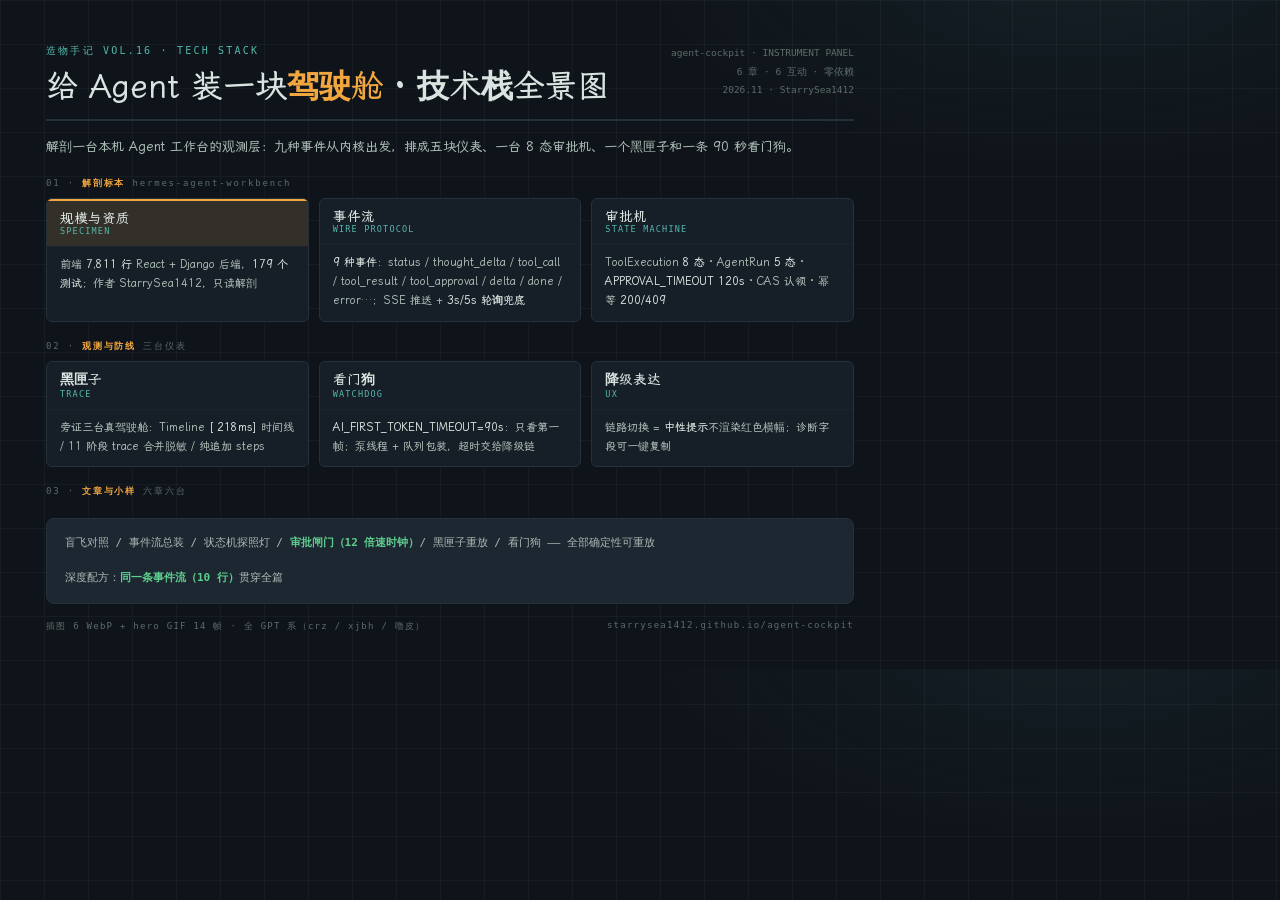
<file: docs/tech-stack.html>
<!DOCTYPE html>
<html lang="zh-CN">
<head>
<meta charset="utf-8"/>
<title>给 Agent 装一块驾驶舱 · 技术栈全景图</title>
<style>
@font-face{font-family:"WenKai";src:url("../assets/wenkai-medium.woff2") format("woff2");font-weight:600 900;font-display:swap}
:root{
  --bg:#0f141a;--surface:#161e27;--raised:#1c2731;--ink:#d9e4e0;--ink2:#a9bab3;--muted:#7e918c;--faint:#5b6d67;
  --line:#25313a;--line2:#1b242d;--steel:#54b8ac;--steel-soft:rgba(84,184,172,.11);
  --orange:#f2a640;--orange-soft:rgba(242,166,64,.13);--green:#5fce8e;--red:#ef6a5a;
  --mono:ui-monospace,Consolas,monospace;
}
*{box-sizing:border-box}html,body{margin:0;padding:0}
body{width:900px;background:var(--bg);color:var(--ink);font-family:"WenKai","Microsoft YaHei",sans-serif;padding:44px 46px 36px;
  background-image:linear-gradient(rgba(214,228,222,.045) 1px,transparent 1px),linear-gradient(90deg,rgba(214,228,222,.045) 1px,transparent 1px),radial-gradient(700px 340px at 84% -6%,rgba(84,184,172,.07),transparent 62%);background-size:44px 44px,44px 44px,auto}
.head{display:flex;justify-content:space-between;align-items:flex-start;gap:20px;border-bottom:2px solid var(--line);padding-bottom:14px}
.eyebrow{font-family:var(--mono);font-size:10px;letter-spacing:.22em;color:var(--steel);margin:0 0 9px}
h1{margin:0;font-size:32px;line-height:1.2;font-weight:800}h1 em{font-style:normal;color:var(--orange)}
.head .meta{text-align:right;font-family:var(--mono);font-size:9.5px;line-height:1.95;color:var(--faint);white-space:nowrap}
.dek{margin:14px 0 18px;font-size:13px;line-height:1.8;color:var(--ink2);max-width:780px}
.sect{font-family:var(--mono);font-size:9px;letter-spacing:.2em;color:var(--faint);margin:18px 0 8px}
.sect b{color:var(--orange)}
.cards{display:grid;grid-template-columns:repeat(3,1fr);gap:10px}
.card{border:1px solid var(--line);border-radius:6px;background:var(--surface);overflow:hidden}
.card .ch{padding:9px 13px 7px;border-bottom:1px solid var(--line2);font-weight:800;font-size:13.5px}
.card .ch small{display:block;font-family:var(--mono);font-size:8.5px;letter-spacing:.14em;color:var(--steel);margin-bottom:3px;font-weight:400}
.card .cb{padding:8px 13px 10px;font-size:11px;line-height:1.75;color:var(--ink2)}
.card .cb b{color:var(--ink)}
.card.hl .ch{background:var(--orange-soft);border-top:2px solid var(--orange)}
.bar{margin:20px 0 0;border-radius:8px;background:var(--raised);border:1px solid var(--line);color:var(--ink2);padding:14px 18px;font-family:var(--mono);font-size:11px;line-height:1.9;display:flex;justify-content:space-between;gap:14px;flex-wrap:wrap}
.bar b{color:var(--green)}
.foot{margin-top:16px;font-family:var(--mono);font-size:9px;letter-spacing:.14em;color:var(--faint);display:flex;justify-content:space-between}
</style>
</head>
<body>
<div class="head">
  <div><div class="eyebrow">造物手记 VOL.16 · TECH STACK</div>
  <h1>给 Agent 装一块<em>驾驶舱</em> · 技术栈全景图</h1></div>
  <div class="meta">agent-cockpit · INSTRUMENT PANEL<br/>6 章 · 6 互动 · 零依赖<br/>2026.11 · StarrySea1412</div>
</div>
<div class="dek">解剖一台本机 Agent 工作台的观测层：九种事件从内核出发，排成五块仪表、一台 8 态审批机、一个黑匣子和一条 90 秒看门狗。</div>
<div class="sect">01 · <b>解剖标本</b> hermes-agent-workbench</div>
<div class="cards">
  <div class="card hl"><div class="ch">规模与资质<small>SPECIMEN</small></div><div class="cb">前端 <b>7,811 行</b> React + Django 后端，<b>179 个测试</b>；作者 StarrySea1412，只读解剖</div></div>
  <div class="card"><div class="ch">事件流<small>WIRE PROTOCOL</small></div><div class="cb"><b>9 种事件</b>：status / thought_delta / tool_call / tool_result / tool_approval / delta / done / error…；SSE 推送 + <b>3s/5s 轮询兜底</b></div></div>
  <div class="card"><div class="ch">审批机<small>STATE MACHINE</small></div><div class="cb">ToolExecution <b>8 态</b> · AgentRun <b>5 态</b> · <b>APPROVAL_TIMEOUT 120s</b> · CAS 认领 · 幂等 <b>200/409</b></div></div>
</div>
<div class="sect">02 · <b>观测与防线</b> 三台仪表</div>
<div class="cards">
  <div class="card"><div class="ch">黑匣子<small>TRACE</small></div><div class="cb">旁证三台真驾驶舱：Timeline <b>[&nbsp;218ms]</b> 时间线 / 11 阶段 trace 合并脱敏 / 纯追加 steps</div></div>
  <div class="card"><div class="ch">看门狗<small>WATCHDOG</small></div><div class="cb"><b>AI_FIRST_TOKEN_TIMEOUT=90s</b>：只看第一帧；泵线程 + 队列包装，超时交给降级链</div></div>
  <div class="card"><div class="ch">降级表达<small>UX</small></div><div class="cb">链路切换 = <b>中性提示</b>不渲染红色横幅；诊断字段可一键复制</div></div>
</div>
<div class="sect">03 · <b>文章与小样</b> 六章六台</div>
<div class="bar">
  <span>盲飞对照 / 事件流总装 / 状态机探照灯 / <b>审批闸门（12 倍速时钟）</b>/ 黑匣子重放 / 看门狗 —— 全部确定性可重放</span>
  <span>深度配方：<b>同一条事件流（10 行）</b>贯穿全篇</span>
</div>
<div class="foot"><span>插图 6 WebP + hero GIF 14 帧 · 全 GPT 系（crz / xjbh / 噜皮）</span><span>starrysea1412.github.io/agent-cockpit</span></div>
</body>
</html>
</file>
<file: assets/style.css>
@font-face{font-family:"WenKai";src:url("wenkai-medium.woff2") format("woff2");font-weight:300 900;font-style:normal;font-display:swap}
:root{
  --paper:#0f141a;--paper-deep:#121922;--card:#161e27;--ink:#d9e4e0;--ink-soft:#a9bab3;
  --muted:#7e918c;--faint:#5b6d67;--line:#25313a;--line-strong:#3b4c56;
  --steel:#54b8ac;--steel-soft:rgba(84,184,172,.11);--orange:#f2a640;--orange-soft:rgba(242,166,64,.13);
  --green:#5fce8e;--green-soft:rgba(95,206,142,.12);--red:#ef6a5a;--red-soft:rgba(239,106,90,.13);
  --brass:#e0b25e;--brass-soft:rgba(224,178,94,.13);--night:#0a0f14;--night-dim:#5f7570;
  --mono:Consolas,"JetBrains Mono",monospace;
}
*{box-sizing:border-box}
html{scroll-behavior:smooth}
body{margin:0;background:var(--paper);color:var(--ink);font-family:WenKai,"Microsoft YaHei",sans-serif;font-size:17px;line-height:1.85;
  background-image:radial-gradient(circle at 1px 1px,rgba(214,228,222,.045) 1px,transparent 0);background-size:26px 26px}
.wrap{max-width:980px;margin:0 auto;padding:0 26px}
a{color:var(--steel)}
code{font-family:var(--mono);font-size:.86em;background:var(--card);border:1px solid var(--line);border-radius:6px;padding:1px 7px;white-space:nowrap}
.topbar{display:flex;justify-content:space-between;align-items:center;gap:12px;padding:14px 0;border-bottom:1.5px solid var(--line-strong);flex-wrap:wrap}
.brand{display:flex;align-items:center;gap:10px;font-weight:700;letter-spacing:1px}
.brand small{font-family:var(--mono);color:var(--orange);letter-spacing:2px;font-size:13px}
.edition{display:flex;gap:10px;align-items:center;font-family:var(--mono);font-size:11.5px;color:var(--muted);letter-spacing:1px;flex-wrap:wrap}
.pack{display:inline-flex;align-items:center;gap:7px}
.pack-dot{width:8px;height:8px;border-radius:50%;background:var(--orange);box-shadow:0 0 0 3px var(--orange-soft)}
.hero{padding:44px 0 30px}
.eyebrow{display:flex;gap:12px;align-items:baseline;font-family:var(--mono);font-size:11px;letter-spacing:2px;color:var(--muted);margin:0 0 14px}
.eyebrow b{color:var(--orange);font-weight:700}
h1{font-size:54px;line-height:1.14;margin:0;font-weight:900;letter-spacing:.01em}
h1 em{font-style:normal;color:var(--orange)}
h1 .sub{display:block;font-size:16.5px;line-height:1.75;font-weight:400;color:var(--ink-soft);margin-top:16px;max-width:820px}
.hero-meta{display:flex;gap:8px;flex-wrap:wrap;margin-top:22px}
.pill{font-family:var(--mono);font-size:11px;letter-spacing:.5px;color:var(--muted);border:1.5px solid var(--line-strong);border-radius:999px;padding:6px 13px;background:var(--card)}
.pill b{color:var(--ink)}
.fig{background:var(--card);border:1.5px solid var(--line-strong);border-radius:14px;padding:16px;margin:22px 0}
.fig-cap{font-family:var(--mono);font-size:10.5px;color:var(--faint);letter-spacing:1px;margin-top:8px}
.chapter{padding:46px 0 8px}
.ch-head{display:flex;gap:16px;align-items:baseline;border-top:2.5px solid var(--line-strong);padding-top:16px}
.ch-no{font-family:var(--mono);font-size:12px;letter-spacing:2px;color:var(--orange);white-space:nowrap;font-weight:700}
h2{font-size:29px;margin:0;font-weight:900;line-height:1.3}
.ch-lead{font-size:17px;color:var(--ink-soft);margin:16px 0 0;max-width:860px}
h3{font-size:21px;margin:34px 0 10px;font-weight:900}
h3 .h3n{font-family:var(--mono);font-size:13px;color:var(--steel);letter-spacing:1px;margin-right:10px;font-weight:700}
p{margin:10px 0}
.warn,.good,.bad{font-family:var(--mono);font-size:.82em;font-weight:700;padding:1px 6px;border-radius:5px}
.warn{background:var(--brass-soft);color:var(--brass)}.good{background:var(--green-soft);color:var(--green)}.bad{background:var(--red-soft);color:var(--red)}
.note{background:var(--steel-soft);border-left:4px solid var(--steel);border-radius:0 12px 12px 0;padding:13px 18px;margin:20px 0;font-size:15.5px}
.note b{color:var(--steel)}
.tbl-wrap{overflow-x:auto;margin:20px 0;border:1px solid var(--line-strong);border-radius:14px}
table.tbl{width:100%;border-collapse:collapse;background:var(--card);font-size:14.5px;min-width:640px}
.tbl th{background:#1c2731;color:#c3d2cc;padding:10px 16px;text-align:left;font-weight:500;letter-spacing:1px;white-space:nowrap}
.tbl td{padding:10px 16px;border-top:1px solid var(--line);vertical-align:top}
.tbl td.k{font-weight:700;white-space:nowrap;color:var(--ink-soft)}
.term{background:var(--night);border-radius:12px;overflow:hidden;margin:16px 0;box-shadow:0 3px 14px rgba(0,0,0,.5)}
.term-head{display:flex;align-items:center;gap:7px;padding:9px 14px;background:rgba(255,255,255,.04);border-bottom:1px solid rgba(255,255,255,.06)}
.term-head .d{width:11px;height:11px;border-radius:50%}
.term-head .d1{background:#e8604f}.term-head .d2{background:#e2b93d}.term-head .d3{background:#5fb56f}
.term-head .tt{margin-left:8px;font-family:var(--mono);font-size:11.5px;color:var(--night-dim);letter-spacing:1px}
.term pre{margin:0;padding:14px 18px;font-family:var(--mono);font-size:13px;line-height:1.75;color:#d8e3e8;overflow-x:auto;white-space:pre-wrap}
.term pre .c{color:var(--night-dim)}.term pre .p{color:#e88f4f;font-weight:700}.term pre .ok{color:#7fd3a2}.term pre .e{color:#e89085;font-weight:700}.term pre .k{color:#8fb8d8}.term pre .s{color:#c9b98a}
 .demo{background:var(--card);border:2px solid var(--line-strong);border-radius:16px;margin:30px 0;overflow:hidden;box-shadow:6px 6px 0 rgba(0,0,0,.42)}
.demo-head{display:flex;align-items:center;gap:12px;padding:12px 20px;background:var(--paper-deep);border-bottom:1.5px solid var(--line-strong);flex-wrap:wrap}
.demo-tag{font-family:var(--mono);font-size:11px;font-weight:700;letter-spacing:1px;color:#fff;background:var(--orange);border-radius:999px;padding:4px 13px}
.demo-title{font-weight:900;font-size:16.5px}
.demo-hint{margin-left:auto;font-family:var(--mono);font-size:11.5px;color:var(--muted);letter-spacing:.5px}
.demo-body{padding:18px 20px}
.demo-foot{border-top:1.5px dashed var(--line-strong);padding:11px 20px;font-size:13px;color:var(--muted);background:var(--paper)}
.btn-row{display:flex;gap:9px;flex-wrap:wrap;align-items:center;margin-top:12px}
.btn{font-family:var(--mono);font-size:13.5px;font-weight:700;letter-spacing:.5px;border:1.5px solid var(--line-strong);background:var(--card);color:var(--ink);border-radius:10px;padding:8px 16px;cursor:pointer;transition:.15s}
.btn:hover:not(:disabled){transform:translateY(-1px);border-color:var(--ink)}
.btn.primary{background:var(--orange);border-color:var(--orange);color:#fff}
.btn.primary:hover{background:#d88f2e}
.btn.ghost{background:transparent}
.btn:disabled{opacity:.4;cursor:not-allowed;transform:none}
.chip{font-family:var(--mono);font-size:12.5px;border:1.5px solid var(--line-strong);border-radius:999px;padding:5px 14px;cursor:pointer;user-select:none;background:var(--card);color:var(--ink-soft)}
.chip.on{background:var(--steel);color:#0a0f14;border-color:var(--steel)}
.readout{display:grid;grid-template-columns:repeat(auto-fit,minmax(150px,1fr));gap:10px;margin-top:14px}
.rd{background:var(--paper-deep);border:1px solid var(--line);border-radius:10px;padding:8px 13px;font-size:12px;color:var(--muted)}
.rd b{display:block;font-family:var(--mono);font-size:16px;color:var(--ink);margin-top:2px;font-weight:700}
.rd b.hot{color:var(--orange)}.rd b.okc{color:var(--green)}.rd b.badc{color:var(--red)}
.meridian{text-align:center;color:var(--faint);font-family:var(--mono);font-size:11px;letter-spacing:3px;margin:38px 0 6px}
.finale{background:var(--night);color:#d8e3e8;border-radius:18px;padding:34px 38px;margin:46px 0 20px;position:relative}
.finale h2{color:#f4d9a0;font-size:26px}
.finale p{color:#b8c6cd;font-size:15.5px}
.finale .beacon{position:absolute;right:26px;top:22px;font-family:var(--mono);font-size:13px;color:var(--brass);letter-spacing:3px}
.site-foot{display:flex;justify-content:space-between;gap:14px;flex-wrap:wrap;border-top:1.5px solid var(--line-strong);margin-top:34px;padding:18px 0 44px;font-family:var(--mono);font-size:11px;color:var(--faint);letter-spacing:.8px}
.cheat{display:grid;grid-template-columns:1fr 1fr;gap:10px;margin-top:18px}
.cheat .cc{border:2px solid var(--line-strong);border-radius:12px;background:var(--card);padding:12px 15px;box-shadow:3px 3px 0 rgba(0,0,0,.42);font-size:14.5px;line-height:1.7}
.cheat .cc b{color:var(--orange);font-family:var(--mono)}
@media (max-width:820px){
  h1{font-size:36px}.hero-grid{grid-template-columns:1fr}
  .cheat{grid-template-columns:1fr}
  body{font-size:16px}
}

/* ===== VOL.16 cockpit demo additions ===== */
.evt-log{font-family:var(--mono);font-size:12px;line-height:1.9;color:var(--ink-soft);max-height:250px;overflow-y:auto}
.evt-log .ln{padding:2px 8px;border-left:2px solid var(--line);margin:1px 0;background:rgba(255,255,255,.02)}
.evt-log .ln b{color:var(--steel);font-weight:700}
.evt-log .ln.warn b{color:var(--orange)}
.evt-log .ln.err b{color:var(--red)}
.evt-log .ln.ok b{color:var(--green)}
.evt-log .ts{color:var(--faint);margin-right:8px}
.lamp{font-family:var(--mono);font-size:12px;border:1.5px solid var(--line-strong);border-radius:999px;padding:5px 13px;color:var(--muted);background:var(--paper-deep);user-select:none}
.lamp.on{background:var(--green);border-color:var(--green);color:#0a0f14;font-weight:700}
.lamp.mid{background:var(--orange);border-color:var(--orange);color:#0a0f14;font-weight:700}
.lamp.end{background:var(--red);border-color:var(--red);color:#0a0f14;font-weight:700}
.bubble{max-width:88%;padding:9px 14px;border-radius:12px;line-height:1.7;font-size:14px}
.bubble.user{align-self:flex-end;background:var(--steel);color:#0a0f14;border-bottom-right-radius:4px}
.bubble.bot{align-self:flex-start;background:var(--paper-deep);border:1px solid var(--line-strong);color:var(--ink);border-bottom-left-radius:4px}
.bubble .sig{display:block;font-family:var(--mono);font-size:10px;color:var(--faint);margin-top:6px;letter-spacing:1px}
.mono-note{font-family:var(--mono)}
input[type=range]{-webkit-appearance:none;height:6px;border-radius:4px;background:var(--line-strong);outline:none}
input[type=range]::-webkit-slider-thumb{-webkit-appearance:none;width:18px;height:18px;border-radius:50%;background:var(--orange);cursor:pointer;border:3px solid var(--card)}
@media (max-width:820px){
  #d1-grid,#d5-body-grid,#d2-grid{grid-template-columns:1fr!important}
}
</file>
